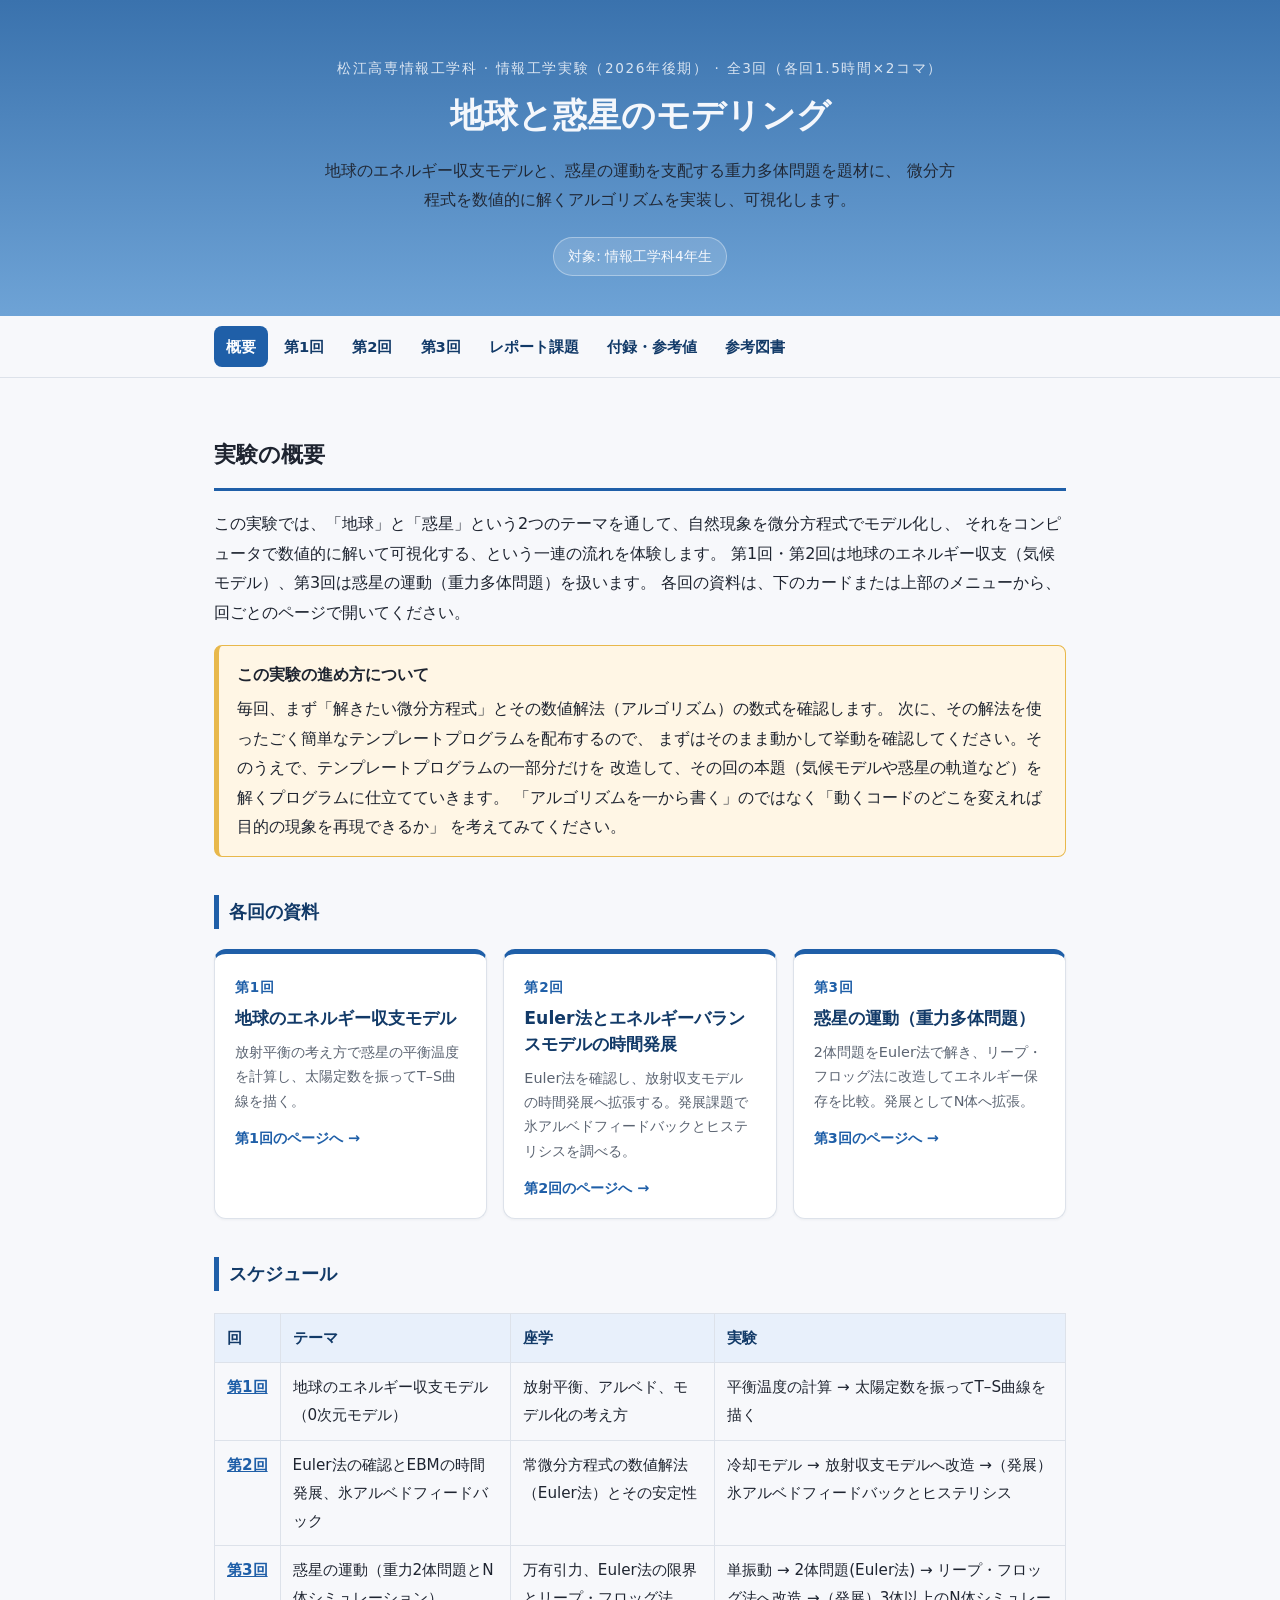
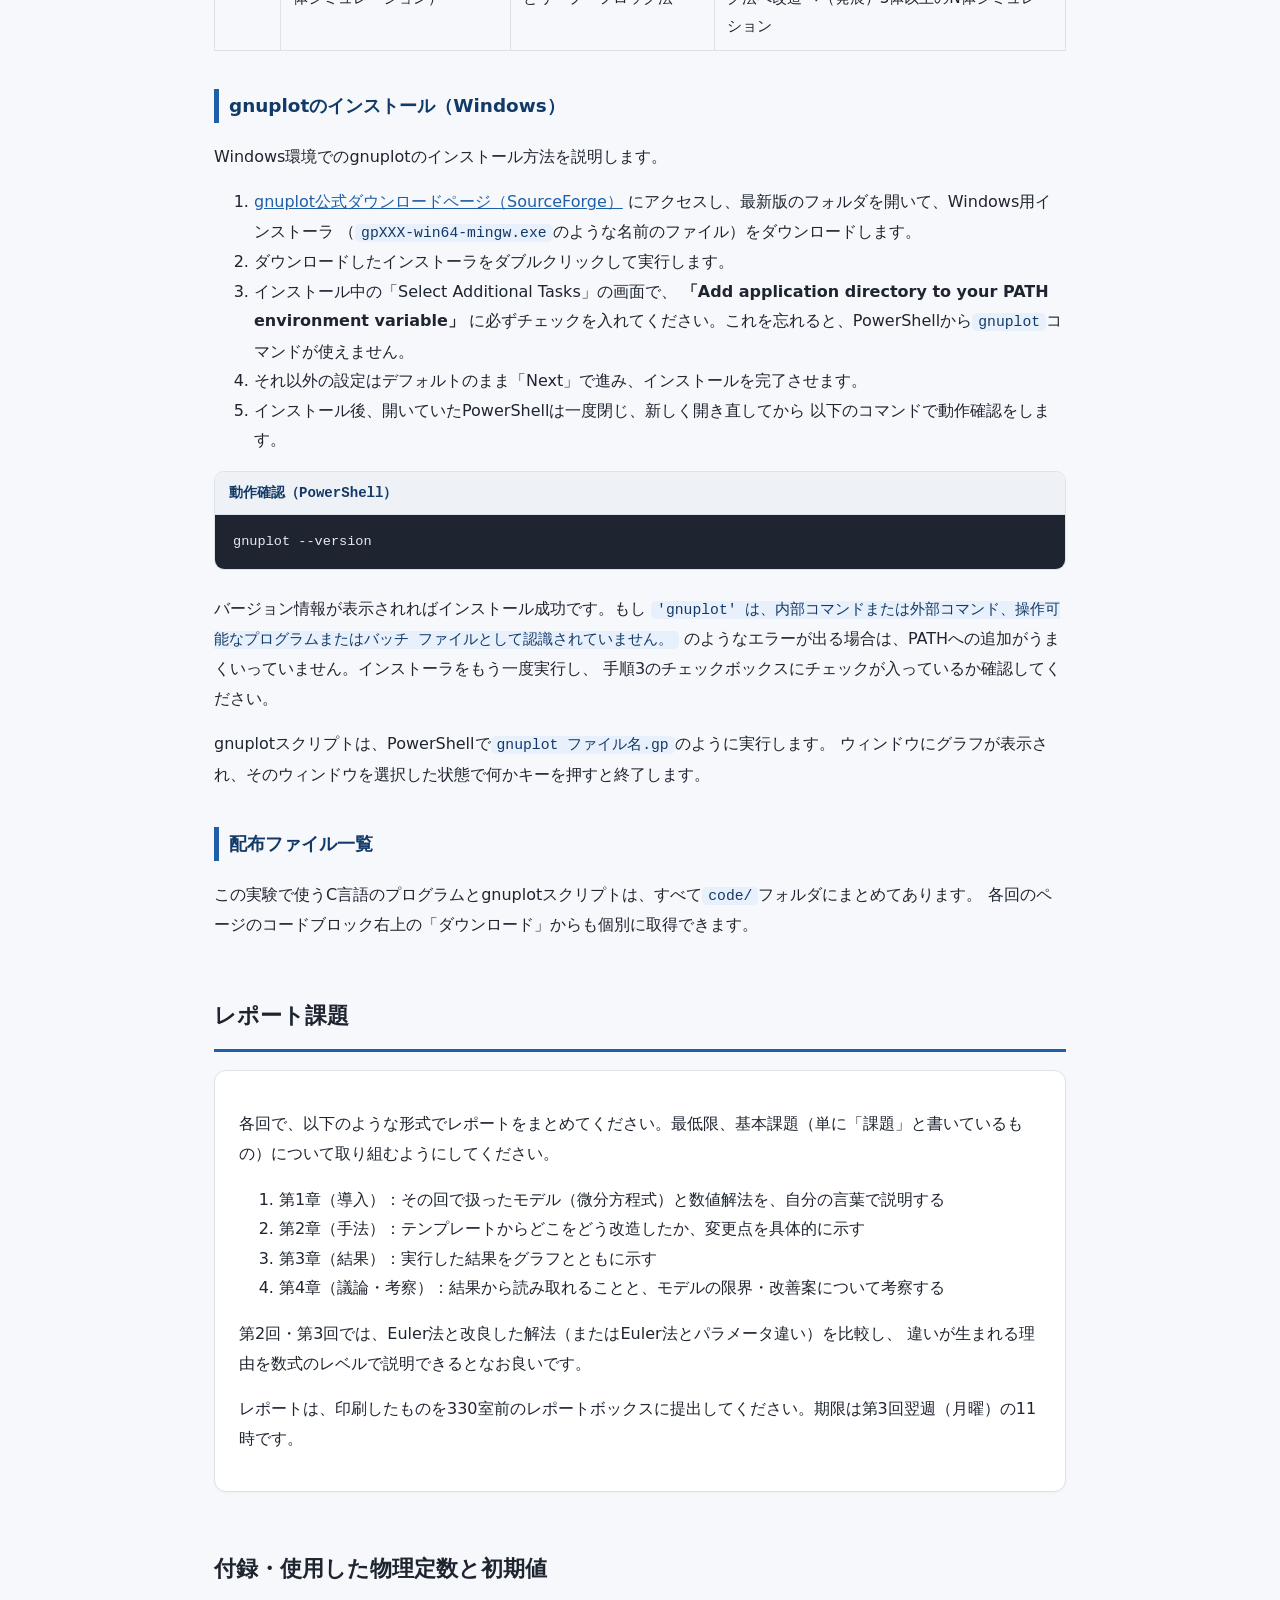
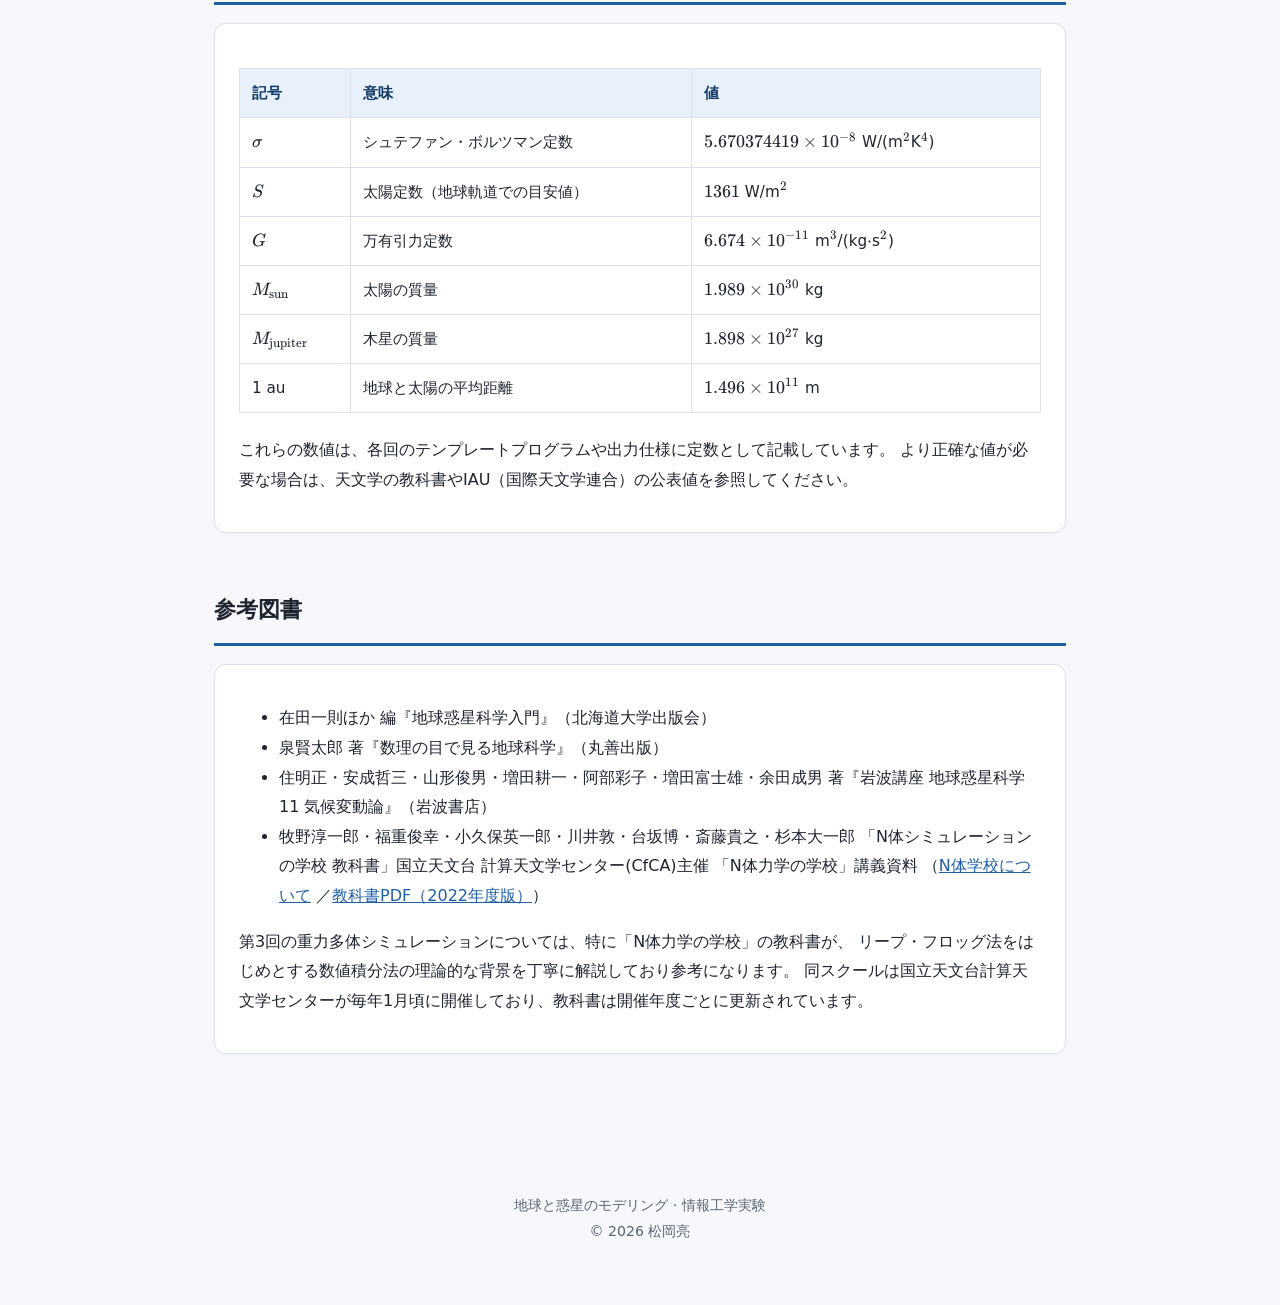
<file: index.html>
<!doctype html>
<html lang="ja">
<head>
<meta charset="UTF-8">
<meta name="viewport" content="width=device-width, initial-scale=1.0">
<title>地球と惑星のモデリング | 情報工学実験</title>
<meta name="description" content="情報工学科4年生向け「情報工学実験」全3回：地球と惑星のモデリング。数値シミュレーションと可視化。">
<link rel="stylesheet" href="style.css">
<link rel="stylesheet" href="vendor/katex/katex.min.css">
</head>
<body>

<header class="hero">
  <div class="kicker">松江高専情報工学科 &middot; 情報工学実験（2026年後期） &middot; 全3回（各回1.5時間&times;2コマ）</div>
  <h1>地球と惑星のモデリング</h1>
  <p class="lead">
    地球のエネルギー収支モデルと、惑星の運動を支配する重力多体問題を題材に、
    微分方程式を数値的に解くアルゴリズムを実装し、可視化します。
  </p>
  <div class="meta-badges">
    <span>対象: 情報工学科4年生</span>
  </div>
</header>

<nav class="toc">
  <ul>
    <li><a href="index.html" aria-current="page">概要</a></li>
    <li><a href="day1.html">第1回</a></li>
    <li><a href="day2.html">第2回</a></li>
    <li><a href="day3.html">第3回</a></li>
    <li><a href="index.html#report">レポート課題</a></li>
    <li><a href="index.html#reference">付録・参考値</a></li>
    <li><a href="index.html#books">参考図書</a></li>
  </ul>
</nav>

<div class="wrap">

<section id="overview" class="overview">
  <h2>実験の概要</h2>

  <p>
    この実験では、「地球」と「惑星」という2つのテーマを通して、自然現象を微分方程式でモデル化し、
    それをコンピュータで数値的に解いて可視化する、という一連の流れを体験します。
    第1回・第2回は地球のエネルギー収支（気候モデル）、第3回は惑星の運動（重力多体問題）を扱います。
    各回の資料は、下のカードまたは上部のメニューから、回ごとのページで開いてください。
  </p>

  <div class="point-box">
    <span class="label">この実験の進め方について</span>
    毎回、まず「解きたい微分方程式」とその数値解法（アルゴリズム）の数式を確認します。
    次に、その解法を使ったごく簡単なテンプレートプログラムを配布するので、
    まずはそのまま動かして挙動を確認してください。そのうえで、テンプレートプログラムの一部分だけを
    改造して、その回の本題（気候モデルや惑星の軌道など）を解くプログラムに仕立てていきます。
    「アルゴリズムを一から書く」のではなく「動くコードのどこを変えれば目的の現象を再現できるか」
    を考えてみてください。
  </div>

  <h3>各回の資料</h3>
  <div class="day-cards">
    <a class="day-card" href="day1.html">
      <span class="day-card-num">第1回</span>
      <span class="day-card-title">地球のエネルギー収支モデル</span>
      <span class="day-card-desc">放射平衡の考え方で惑星の平衡温度を計算し、太陽定数を振ってT–S曲線を描く。</span>
      <span class="day-card-go">第1回のページへ &rarr;</span>
    </a>
    <a class="day-card" href="day2.html">
      <span class="day-card-num">第2回</span>
      <span class="day-card-title">Euler法とエネルギーバランスモデルの時間発展</span>
      <span class="day-card-desc">Euler法を確認し、放射収支モデルの時間発展へ拡張する。発展課題で氷アルベドフィードバックとヒステリシスを調べる。</span>
      <span class="day-card-go">第2回のページへ &rarr;</span>
    </a>
    <a class="day-card" href="day3.html">
      <span class="day-card-num">第3回</span>
      <span class="day-card-title">惑星の運動（重力多体問題）</span>
      <span class="day-card-desc">2体問題をEuler法で解き、リープ・フロッグ法に改造してエネルギー保存を比較。発展としてN体へ拡張。</span>
      <span class="day-card-go">第3回のページへ &rarr;</span>
    </a>
  </div>

  <h3>スケジュール</h3>
  <table class="schedule">
    <tr>
      <th>回</th><th>テーマ</th><th>座学</th><th>実験</th>
    </tr>
    <tr>
      <td><a href="day1.html">第1回</a></td>
      <td>地球のエネルギー収支モデル（0次元モデル）</td>
      <td>放射平衡、アルベド、モデル化の考え方</td>
      <td>平衡温度の計算 &rarr; 太陽定数を振ってT–S曲線を描く</td>
    </tr>
    <tr>
      <td><a href="day2.html">第2回</a></td>
      <td>Euler法の確認とEBMの時間発展、氷アルベドフィードバック</td>
      <td>常微分方程式の数値解法（Euler法）とその安定性</td>
      <td>冷却モデル &rarr; 放射収支モデルへ改造 &rarr;（発展）氷アルベドフィードバックとヒステリシス</td>
    </tr>
    <tr>
      <td><a href="day3.html">第3回</a></td>
      <td>惑星の運動（重力2体問題とN体シミュレーション）</td>
      <td>万有引力、Euler法の限界とリープ・フロッグ法</td>
      <td>単振動 &rarr; 2体問題(Euler法) &rarr; リープ・フロッグ法へ改造 &rarr;（発展）3体以上のN体シミュレーション</td>
    </tr>
  </table>

  <h3>gnuplotのインストール（Windows）</h3>
  <p>
      Windows環境でのgnuplotのインストール方法を説明します。
  </p>
  <ol>
    <li>
      <a href="https://sourceforge.net/projects/gnuplot/files/gnuplot/" target="_blank" rel="noopener">gnuplot公式ダウンロードページ（SourceForge）</a>
      にアクセスし、最新版のフォルダを開いて、Windows用インストーラ
      （<code>gpXXX-win64-mingw.exe</code>のような名前のファイル）をダウンロードします。
    </li>
    <li>ダウンロードしたインストーラをダブルクリックして実行します。</li>
    <li>
      インストール中の「Select Additional Tasks」の画面で、
      <strong>「Add application directory to your PATH environment variable」</strong>
      に必ずチェックを入れてください。これを忘れると、PowerShellから<code>gnuplot</code>コマンドが使えません。
    </li>
    <li>それ以外の設定はデフォルトのまま「Next」で進み、インストールを完了させます。</li>
    <li>
      インストール後、開いていたPowerShellは一度閉じ、新しく開き直してから
      以下のコマンドで動作確認をします。
    </li>
  </ol>
  <div class="code-file">
    <div class="code-file-header"><code>動作確認（PowerShell）</code></div>
    <pre><code>gnuplot --version</code></pre>
  </div>
  <p>
    バージョン情報が表示されればインストール成功です。もし
    <code>'gnuplot' は、内部コマンドまたは外部コマンド、操作可能なプログラムまたはバッチ ファイルとして認識されていません。</code>
    のようなエラーが出る場合は、PATHへの追加がうまくいっていません。インストーラをもう一度実行し、
    手順3のチェックボックスにチェックが入っているか確認してください。
  </p>
  <p>
    gnuplotスクリプトは、PowerShellで<code>gnuplot ファイル名.gp</code>のように実行します。
    ウィンドウにグラフが表示され、そのウィンドウを選択した状態で何かキーを押すと終了します。
  </p>

  <h3>配布ファイル一覧</h3>
  <p>
    この実験で使うC言語のプログラムとgnuplotスクリプトは、すべて<code>code/</code>フォルダにまとめてあります。
    各回のページのコードブロック右上の「ダウンロード」からも個別に取得できます。
  </p>
</section>

<section id="report" class="reference">
  <h2>レポート課題</h2>
  <div class="card">
    <p>各回で、以下のような形式でレポートをまとめてください。最低限、基本課題（単に「課題」と書いているもの）について取り組むようにしてください。</p>
    <ol>
      <li>第1章（導入）：その回で扱ったモデル（微分方程式）と数値解法を、自分の言葉で説明する</li>
      <li>第2章（手法）：テンプレートからどこをどう改造したか、変更点を具体的に示す</li>
      <li>第3章（結果）：実行した結果をグラフとともに示す</li>
      <li>第4章（議論・考察）：結果から読み取れることと、モデルの限界・改善案について考察する</li>
    </ol>
    <p>
      第2回・第3回では、Euler法と改良した解法（またはEuler法とパラメータ違い）を比較し、
      違いが生まれる理由を数式のレベルで説明できるとなお良いです。
    </p>
    <p>
      レポートは、印刷したものを330室前のレポートボックスに提出してください。期限は第3回翌週（月曜）の11時です。
    </p>
  </div>
</section>

<section id="reference" class="reference">
  <h2>付録・使用した物理定数と初期値</h2>
  <div class="card">
    <table class="schedule">
      <tr><th>記号</th><th>意味</th><th>値</th></tr>
      <tr><td>$\sigma$</td><td>シュテファン・ボルツマン定数</td><td>$5.670374419\times10^{-8}$ W/(m$^2$K$^4$)</td></tr>
      <tr><td>$S$</td><td>太陽定数（地球軌道での目安値）</td><td>$1361$ W/m$^2$</td></tr>
      <tr><td>$G$</td><td>万有引力定数</td><td>$6.674\times10^{-11}$ m$^3$/(kg$\cdot$s$^2$)</td></tr>
      <tr><td>$M_{\text{sun}}$</td><td>太陽の質量</td><td>$1.989\times10^{30}$ kg</td></tr>
      <tr><td>$M_{\text{jupiter}}$</td><td>木星の質量</td><td>$1.898\times10^{27}$ kg</td></tr>
      <tr><td>1 au</td><td>地球と太陽の平均距離</td><td>$1.496\times10^{11}$ m</td></tr>
    </table>
    <p>
      これらの数値は、各回のテンプレートプログラムや出力仕様に定数として記載しています。
      より正確な値が必要な場合は、天文学の教科書やIAU（国際天文学連合）の公表値を参照してください。
    </p>
  </div>
</section>

<section id="books" class="reference">
  <h2>参考図書</h2>
  <div class="card">
    <ul>
      <li>在田一則ほか 編『地球惑星科学入門』（北海道大学出版会）</li>
      <li>泉賢太郎 著『数理の目で見る地球科学』（丸善出版）</li>
      <li>住明正・安成哲三・山形俊男・増田耕一・阿部彩子・増田富士雄・余田成男 著『岩波講座 地球惑星科学11 気候変動論』（岩波書店）</li>
      <li>
        牧野淳一郎・福重俊幸・小久保英一郎・川井敦・台坂博・斎藤貴之・杉本大一郎
        「N体シミュレーションの学校 教科書」国立天文台 計算天文学センター(CfCA)主催
        「N体力学の学校」講義資料
        （<a href="https://www.cfca.nao.ac.jp/content/n%E4%BD%93%E5%AD%A6%E6%A0%A1" target="_blank" rel="noopener">N体学校について</a>
        ／<a href="https://www.cfca.nao.ac.jp/files/nbody_note_fy2022v2.pdf" target="_blank" rel="noopener">教科書PDF（2022年度版）</a>）
      </li>
    </ul>
    <p>
      第3回の重力多体シミュレーションについては、特に「N体力学の学校」の教科書が、
      リープ・フロッグ法をはじめとする数値積分法の理論的な背景を丁寧に解説しており参考になります。
      同スクールは国立天文台計算天文学センターが毎年1月頃に開催しており、教科書は開催年度ごとに更新されています。
    </p>
  </div>
</section>

</div>

<footer>
  地球と惑星のモデリング &middot; 情報工学実験<br>
  &copy; 2026 松岡亮
</footer>

<script src="vendor/katex/katex.min.js"></script>
<script src="vendor/katex/auto-render.min.js"></script>
<script>
  document.addEventListener("DOMContentLoaded", function () {
    renderMathInElement(document.body, {
      delimiters: [
        { left: "$$", right: "$$", display: true },
        { left: "$", right: "$", display: false }
      ],
      throwOnError: false
    });
  });
</script>

</body>
</html>
</file>
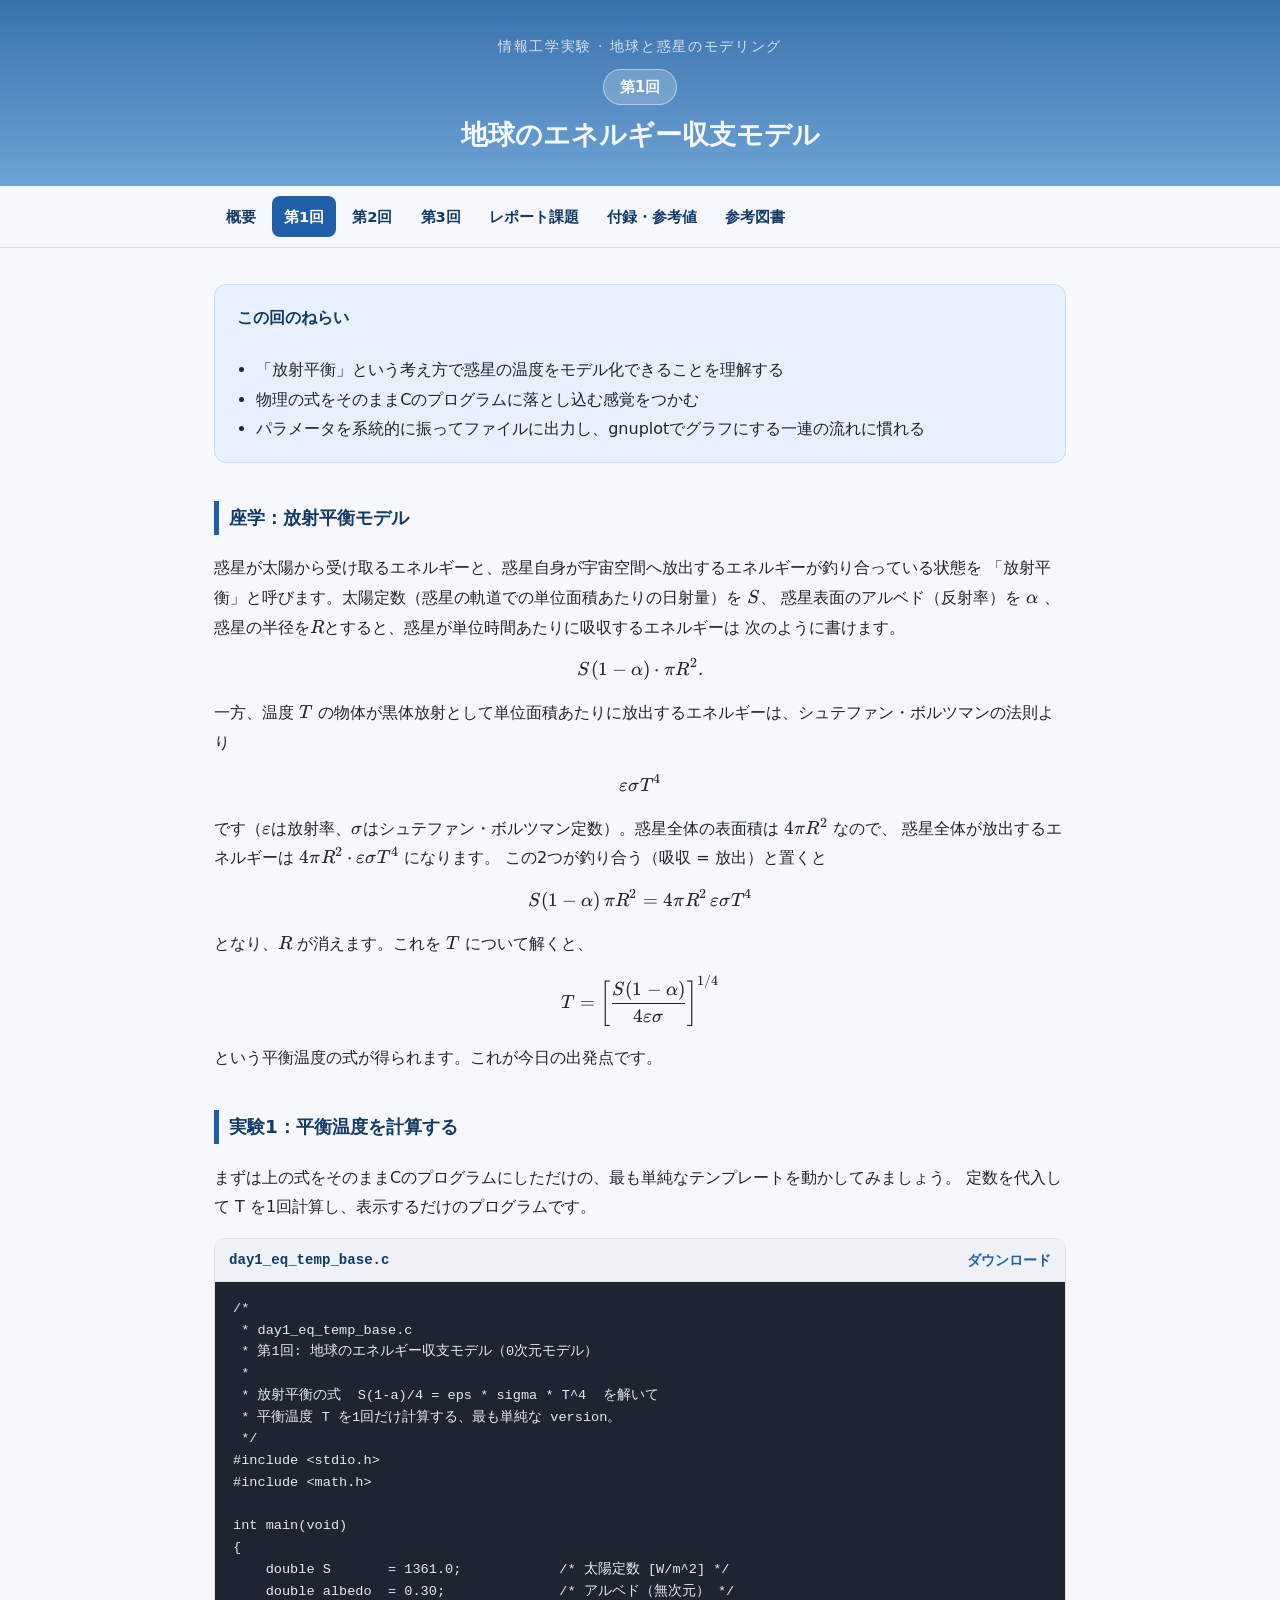
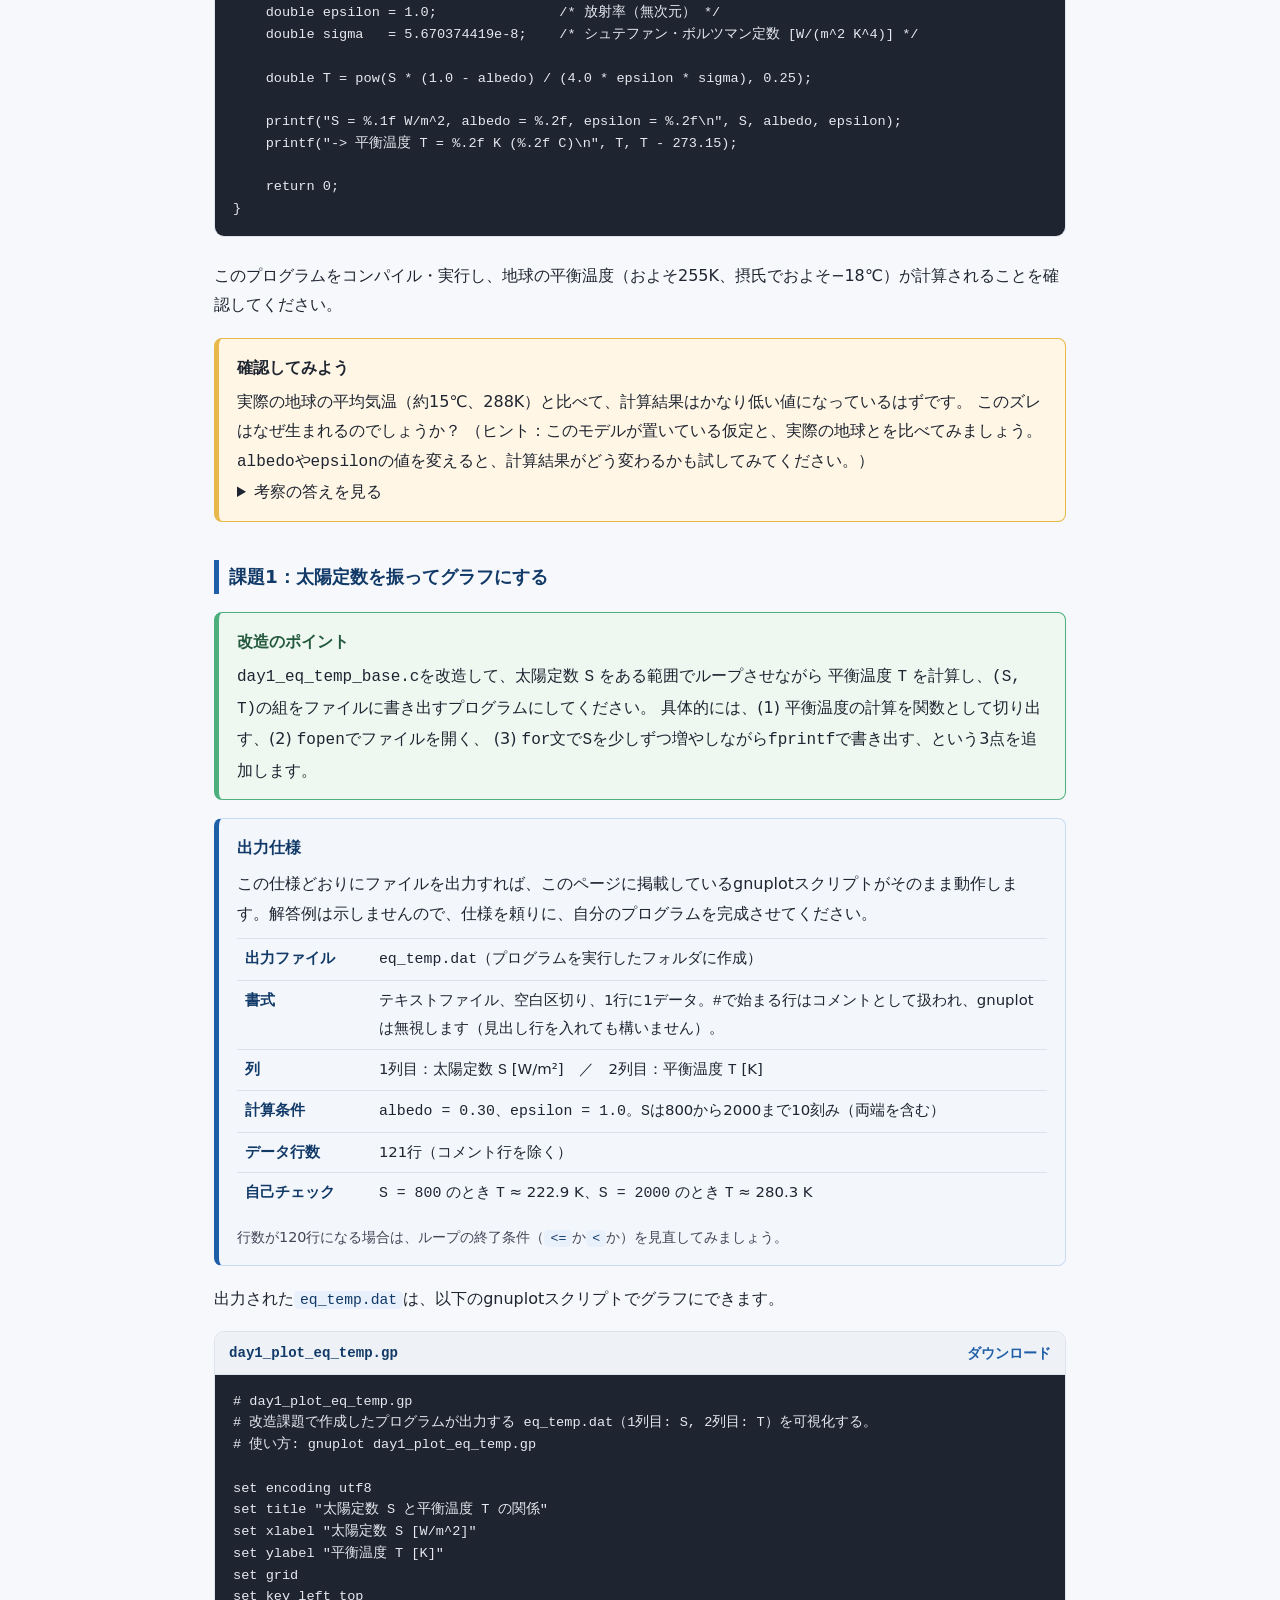
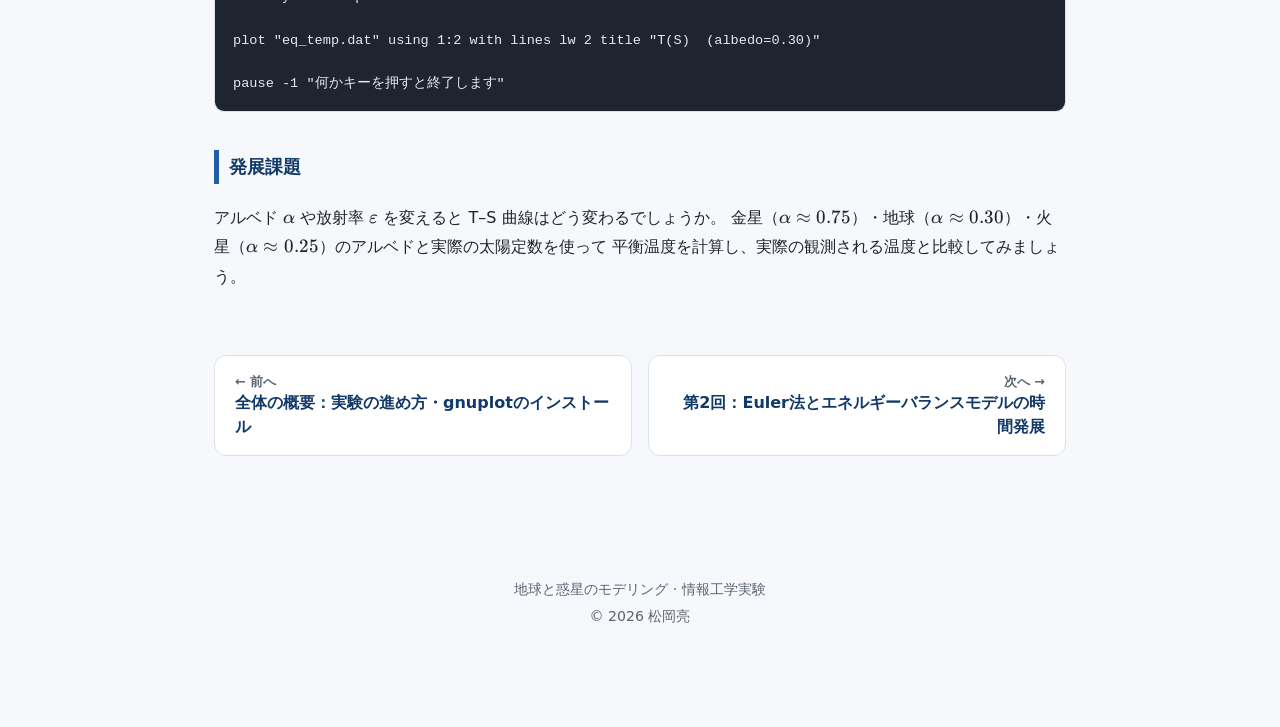
<file: day1.html>
<!doctype html>
<html lang="ja">
<head>
<meta charset="UTF-8">
<meta name="viewport" content="width=device-width, initial-scale=1.0">
<title>第1回 地球のエネルギー収支モデル | 地球と惑星のモデリング</title>
<meta name="description" content="第1回: 放射平衡の考え方で惑星の平衡温度を計算し、太陽定数を振ってT–S曲線を描く。">
<link rel="stylesheet" href="style.css">
<link rel="stylesheet" href="vendor/katex/katex.min.css">
</head>
<body>

<header class="hero hero-sm">
  <div class="kicker">情報工学実験 &middot; 地球と惑星のモデリング</div>
  <span class="day-badge">第1回</span>
  <h1>地球のエネルギー収支モデル</h1>
</header>

<nav class="toc">
  <ul>
    <li><a href="index.html">概要</a></li>
    <li><a href="day1.html" aria-current="page">第1回</a></li>
    <li><a href="day2.html">第2回</a></li>
    <li><a href="day3.html">第3回</a></li>
    <li><a href="index.html#report">レポート課題</a></li>
    <li><a href="index.html#reference">付録・参考値</a></li>
    <li><a href="index.html#books">参考図書</a></li>
  </ul>
</nav>

<div class="wrap">

<section class="day-page">
  <div class="goal-box">
    <h4>この回のねらい</h4>
    <ul>
      <li>「放射平衡」という考え方で惑星の温度をモデル化できることを理解する</li>
      <li>物理の式をそのままCのプログラムに落とし込む感覚をつかむ</li>
      <li>パラメータを系統的に振ってファイルに出力し、gnuplotでグラフにする一連の流れに慣れる</li>
    </ul>
  </div>

  <h3>座学：放射平衡モデル</h3>
  <p>
    惑星が太陽から受け取るエネルギーと、惑星自身が宇宙空間へ放出するエネルギーが釣り合っている状態を
    「放射平衡」と呼びます。太陽定数（惑星の軌道での単位面積あたりの日射量）を $S$、
    惑星表面のアルベド（反射率）を $\alpha$ 、惑星の半径を$R$とすると、惑星が単位時間あたりに吸収するエネルギーは
    次のように書けます。
  </p>
  <p>
    $$S(1-\alpha)\cdot \pi R^2.$$
  </p>
  <p>
    一方、温度 $T$ の物体が黒体放射として単位面積あたりに放出するエネルギーは、シュテファン・ボルツマンの法則より
  </p>
  <p>
    $$\varepsilon \sigma T^4$$
  </p>
  <p>
    です（$\varepsilon$は放射率、$\sigma$はシュテファン・ボルツマン定数）。惑星全体の表面積は $4\pi R^2$ なので、
    惑星全体が放出するエネルギーは $4\pi R^2\cdot\varepsilon\sigma T^4$ になります。
    この2つが釣り合う（吸収 = 放出）と置くと
  </p>
  <p>
    $$S(1-\alpha)\,\pi R^2 = 4\pi R^2\,\varepsilon\sigma T^4$$
  </p>
  <p>
    となり、$R$ が消えます。これを $T$ について解くと、
  </p>
  <p>
    $$T = \left[\frac{S(1-\alpha)}{4\varepsilon\sigma}\right]^{1/4}$$
  </p>
  <p>
    という平衡温度の式が得られます。これが今日の出発点です。
  </p>

  <h3>実験1：平衡温度を計算する</h3>
  <p>
    まずは上の式をそのままCのプログラムにしただけの、最も単純なテンプレートを動かしてみましょう。
    定数を代入して T を1回計算し、表示するだけのプログラムです。
  </p>

  <div class="code-file">
    <div class="code-file-header">
      <code>day1_eq_temp_base.c</code>
      <a href="code/day1_eq_temp_base.c" download>ダウンロード</a>
    </div>
    <pre><code>/*
 * day1_eq_temp_base.c
 * 第1回: 地球のエネルギー収支モデル（0次元モデル）
 *
 * 放射平衡の式  S(1-a)/4 = eps * sigma * T^4  を解いて
 * 平衡温度 T を1回だけ計算する、最も単純な version。
 */
#include &lt;stdio.h&gt;
#include &lt;math.h&gt;

int main(void)
{
    double S       = 1361.0;            /* 太陽定数 [W/m^2] */
    double albedo  = 0.30;              /* アルベド（無次元） */
    double epsilon = 1.0;               /* 放射率（無次元） */
    double sigma   = 5.670374419e-8;    /* シュテファン・ボルツマン定数 [W/(m^2 K^4)] */

    double T = pow(S * (1.0 - albedo) / (4.0 * epsilon * sigma), 0.25);

    printf(&quot;S = %.1f W/m^2, albedo = %.2f, epsilon = %.2f\n&quot;, S, albedo, epsilon);
    printf(&quot;-&gt; 平衡温度 T = %.2f K (%.2f C)\n&quot;, T, T - 273.15);

    return 0;
}
</code></pre>
  </div>

  <p>このプログラムをコンパイル・実行し、地球の平衡温度（およそ255K、摂氏でおよそ&minus;18℃）が計算されることを確認してください。</p>

  <div class="point-box">
    <span class="label">確認してみよう</span>
    実際の地球の平均気温（約15℃、288K）と比べて、計算結果はかなり低い値になっているはずです。
    このズレはなぜ生まれるのでしょうか？
    （ヒント：このモデルが置いている仮定と、実際の地球とを比べてみましょう。
    <code>albedo</code>や<code>epsilon</code>の値を変えると、計算結果がどう変わるかも試してみてください。）
    <details>
      <summary>考察の答えを見る</summary>
      このモデルには大気の温室効果が入っていません。<code>epsilon</code>を1より小さくすると
      温室効果を簡易的に表現でき、計算結果が実際の気温に近づきます。
    </details>
  </div>

  <h3>課題1：太陽定数を振ってグラフにする</h3>
  <div class="task-box">
    <span class="label">改造のポイント</span>
    <code>day1_eq_temp_base.c</code>を改造して、太陽定数 <code>S</code> をある範囲でループさせながら
    平衡温度 <code>T</code> を計算し、<code>(S, T)</code>の組をファイルに書き出すプログラムにしてください。
    具体的には、(1) 平衡温度の計算を関数として切り出す、(2) <code>fopen</code>でファイルを開く、
    (3) <code>for</code>文で<code>S</code>を少しずつ増やしながら<code>fprintf</code>で書き出す、という3点を追加します。
  </div>

  <div class="spec-box">
    <span class="label">出力仕様</span>
    <p>この仕様どおりにファイルを出力すれば、このページに掲載しているgnuplotスクリプトがそのまま動作します。解答例は示しませんので、仕様を頼りに、自分のプログラムを完成させてください。</p>
    <table>
      <tbody>
        <tr><th>出力ファイル</th><td><code>eq_temp.dat</code>（プログラムを実行したフォルダに作成）</td></tr>
        <tr><th>書式</th><td>テキストファイル、空白区切り、1行に1データ。<code>#</code>で始まる行はコメントとして扱われ、gnuplotは無視します（見出し行を入れても構いません）。</td></tr>
        <tr><th>列</th><td>1列目：太陽定数 <code>S</code> [W/m²]　／　2列目：平衡温度 <code>T</code> [K]</td></tr>
        <tr><th>計算条件</th><td><code>albedo = 0.30</code>、<code>epsilon = 1.0</code>。<code>S</code>は800から2000まで10刻み（両端を含む）</td></tr>
        <tr><th>データ行数</th><td>121行（コメント行を除く）</td></tr>
        <tr><th>自己チェック</th><td><code>S = 800</code> のとき <code>T</code> &asymp; 222.9 K、<code>S = 2000</code> のとき <code>T</code> &asymp; 280.3 K</td></tr>
      </tbody>
    </table>
    <p class="spec-note">行数が120行になる場合は、ループの終了条件（<code>&lt;=</code>か<code>&lt;</code>か）を見直してみましょう。</p>
  </div>

  <p>出力された<code>eq_temp.dat</code>は、以下のgnuplotスクリプトでグラフにできます。</p>
  <div class="code-file">
    <div class="code-file-header">
      <code>day1_plot_eq_temp.gp</code>
      <a href="code/day1_plot_eq_temp.gp" download>ダウンロード</a>
    </div>
    <pre><code># day1_plot_eq_temp.gp
# 改造課題で作成したプログラムが出力する eq_temp.dat（1列目: S, 2列目: T）を可視化する。
# 使い方: gnuplot day1_plot_eq_temp.gp

set encoding utf8
set title &quot;太陽定数 S と平衡温度 T の関係&quot;
set xlabel &quot;太陽定数 S [W/m^2]&quot;
set ylabel &quot;平衡温度 T [K]&quot;
set grid
set key left top

plot &quot;eq_temp.dat&quot; using 1:2 with lines lw 2 title &quot;T(S)  (albedo=0.30)&quot;

pause -1 &quot;何かキーを押すと終了します&quot;
</code></pre>
  </div>

  <h3>発展課題</h3>
  <p>
    アルベド $\alpha$ や放射率 $\varepsilon$ を変えると T–S 曲線はどう変わるでしょうか。
    金星（$\alpha \approx 0.75$）・地球（$\alpha \approx 0.30$）・火星（$\alpha \approx 0.25$）のアルベドと実際の太陽定数を使って
    平衡温度を計算し、実際の観測される温度と比較してみましょう。
  </p>
</section>
<div class="pager">
  <a class="prev" href="index.html"><span class="pager-label">&larr; 前へ</span>全体の概要：実験の進め方・gnuplotのインストール</a>
  <a class="next" href="day2.html"><span class="pager-label">次へ &rarr;</span>第2回：Euler法とエネルギーバランスモデルの時間発展</a>
</div>
</div>

<footer>
  地球と惑星のモデリング &middot; 情報工学実験<br>
  &copy; 2026 松岡亮
</footer>

<script src="vendor/katex/katex.min.js"></script>
<script src="vendor/katex/auto-render.min.js"></script>
<script>
  document.addEventListener("DOMContentLoaded", function () {
    renderMathInElement(document.body, {
      delimiters: [
        { left: "$$", right: "$$", display: true },
        { left: "$", right: "$", display: false }
      ],
      throwOnError: false
    });
  });
</script>

</body>
</html>
</file>
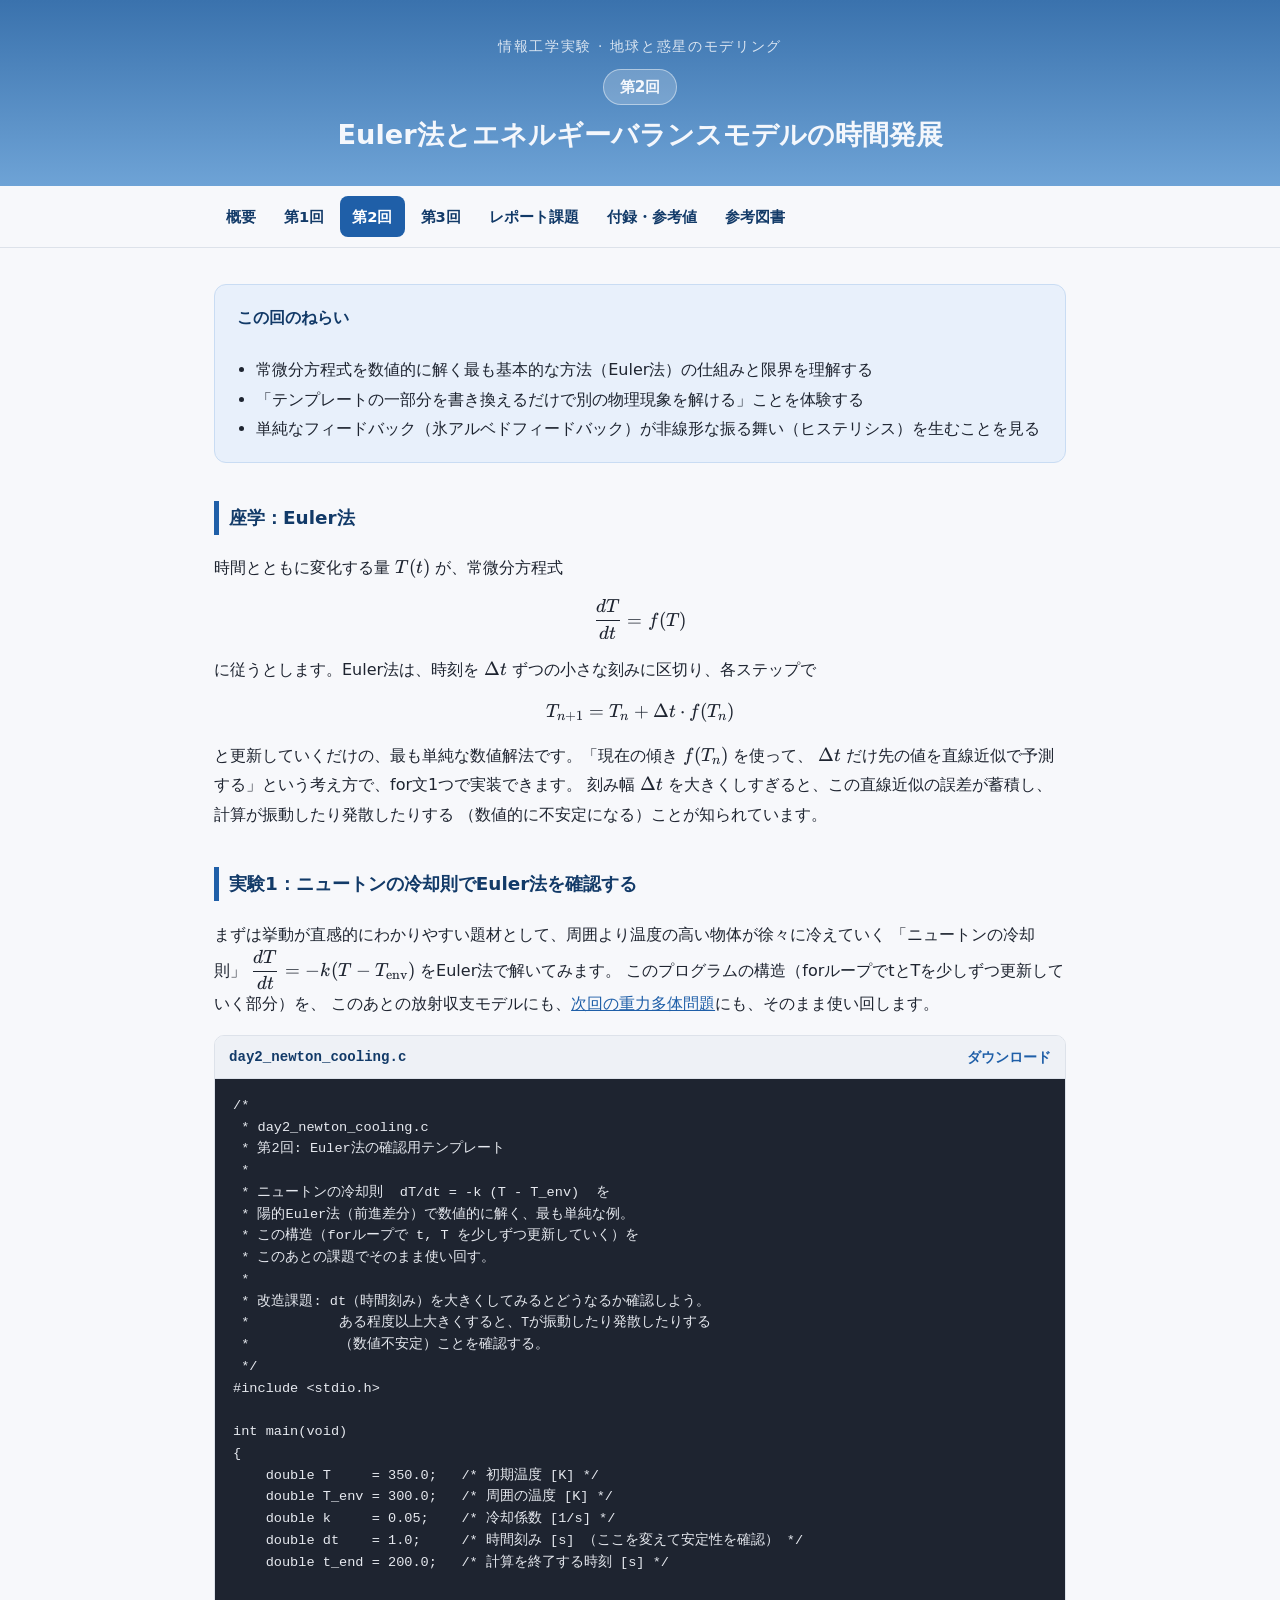
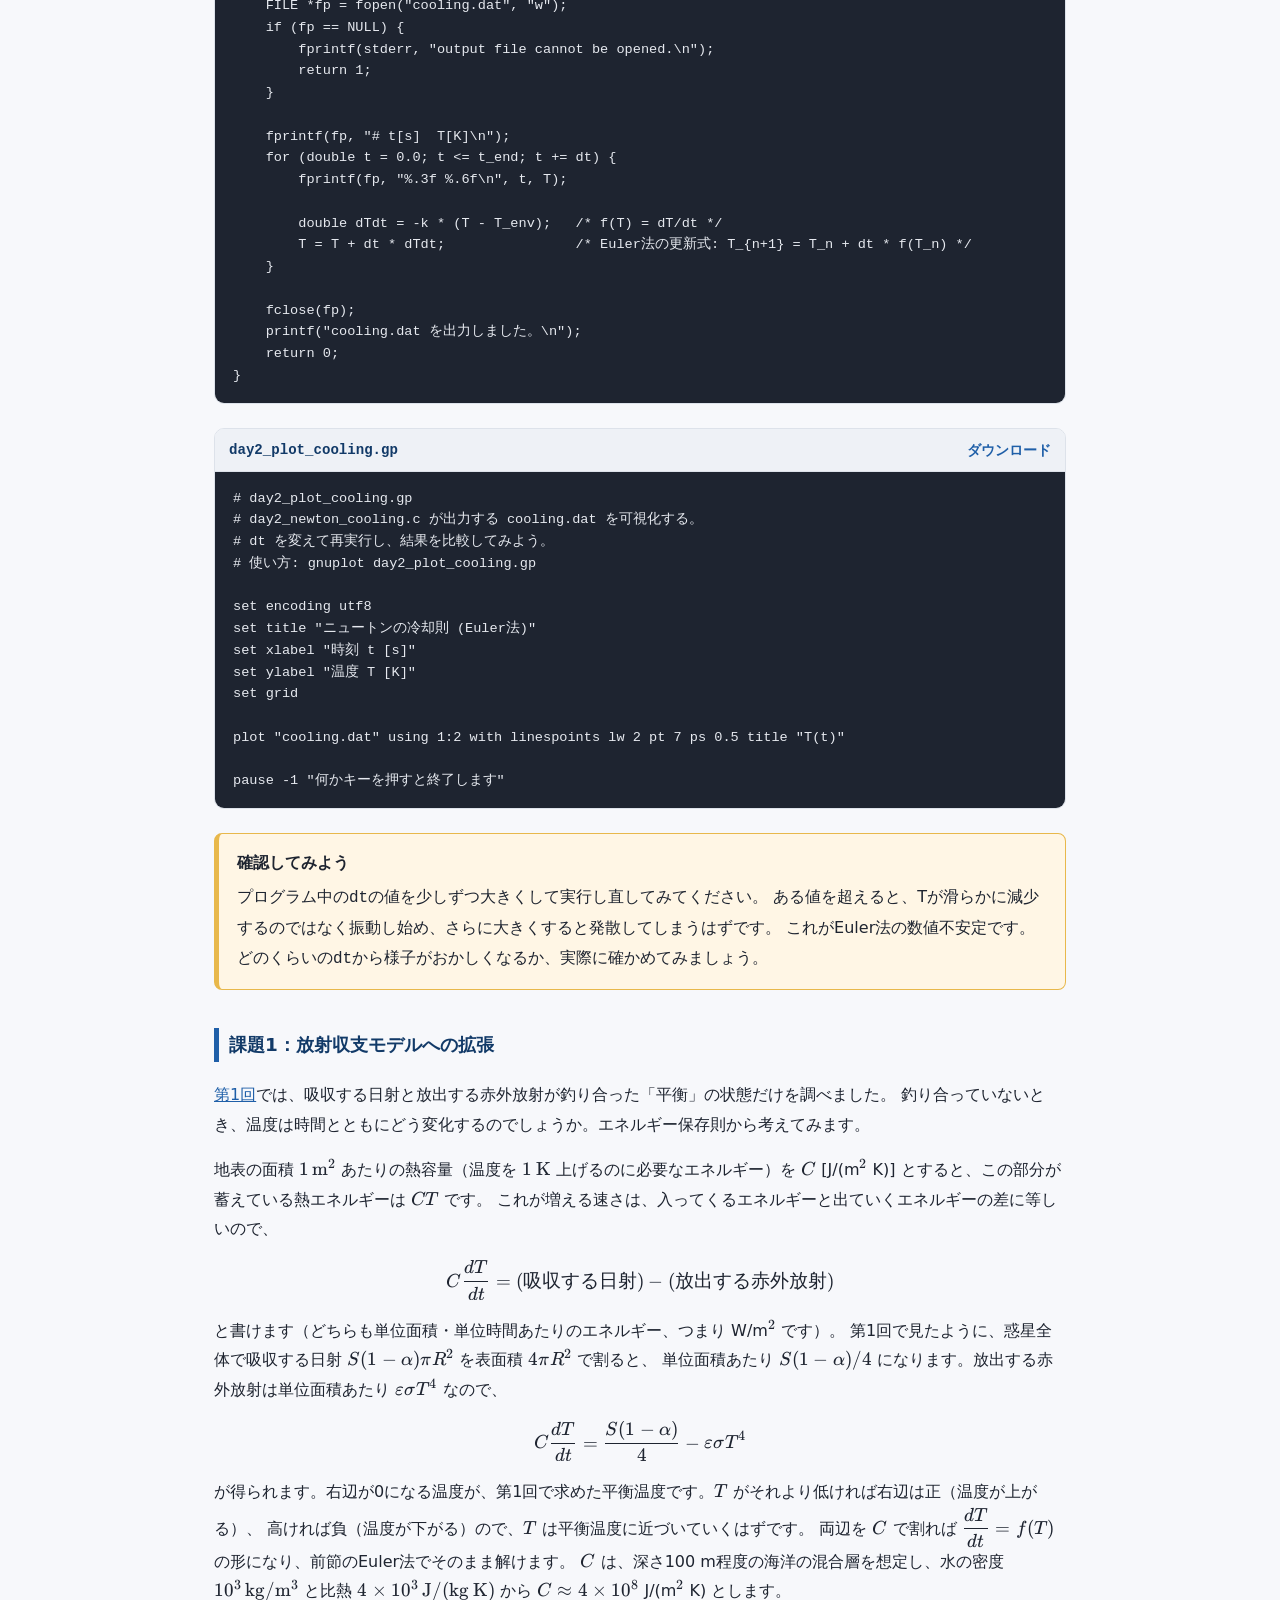
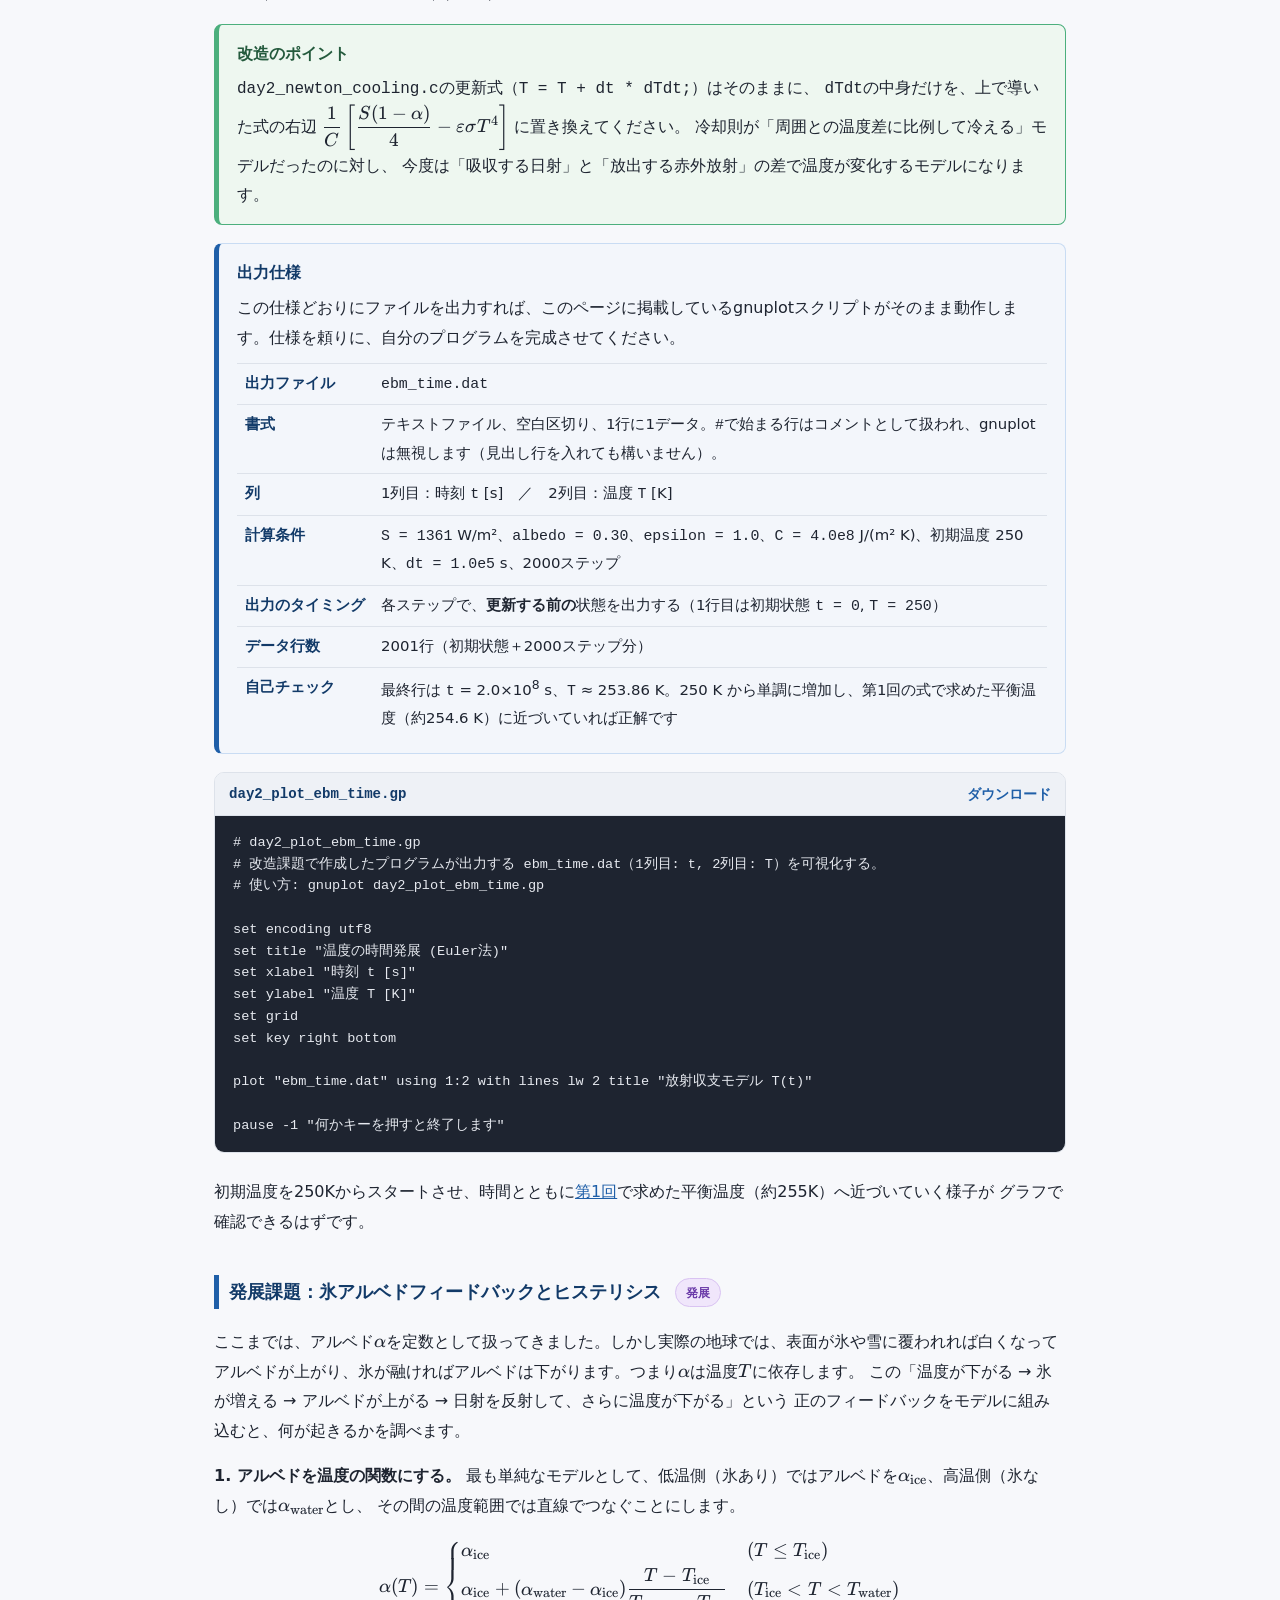
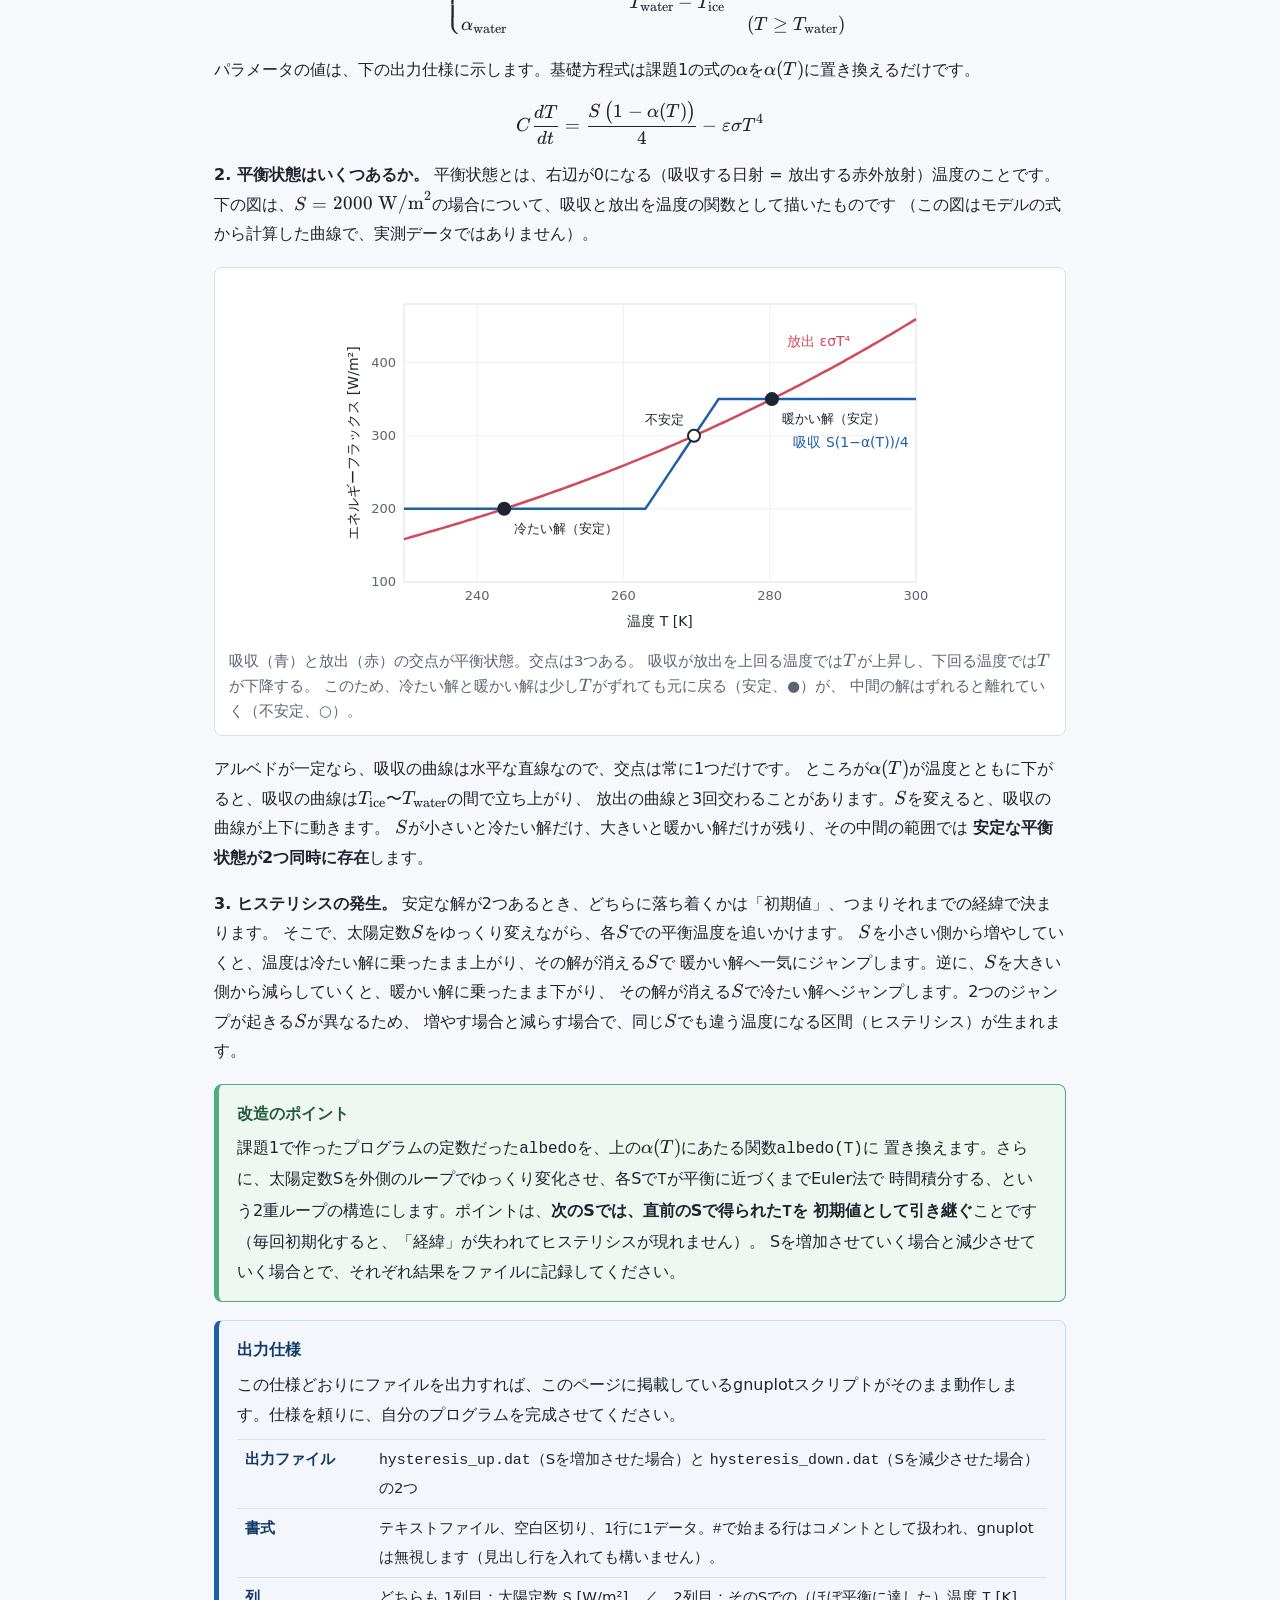
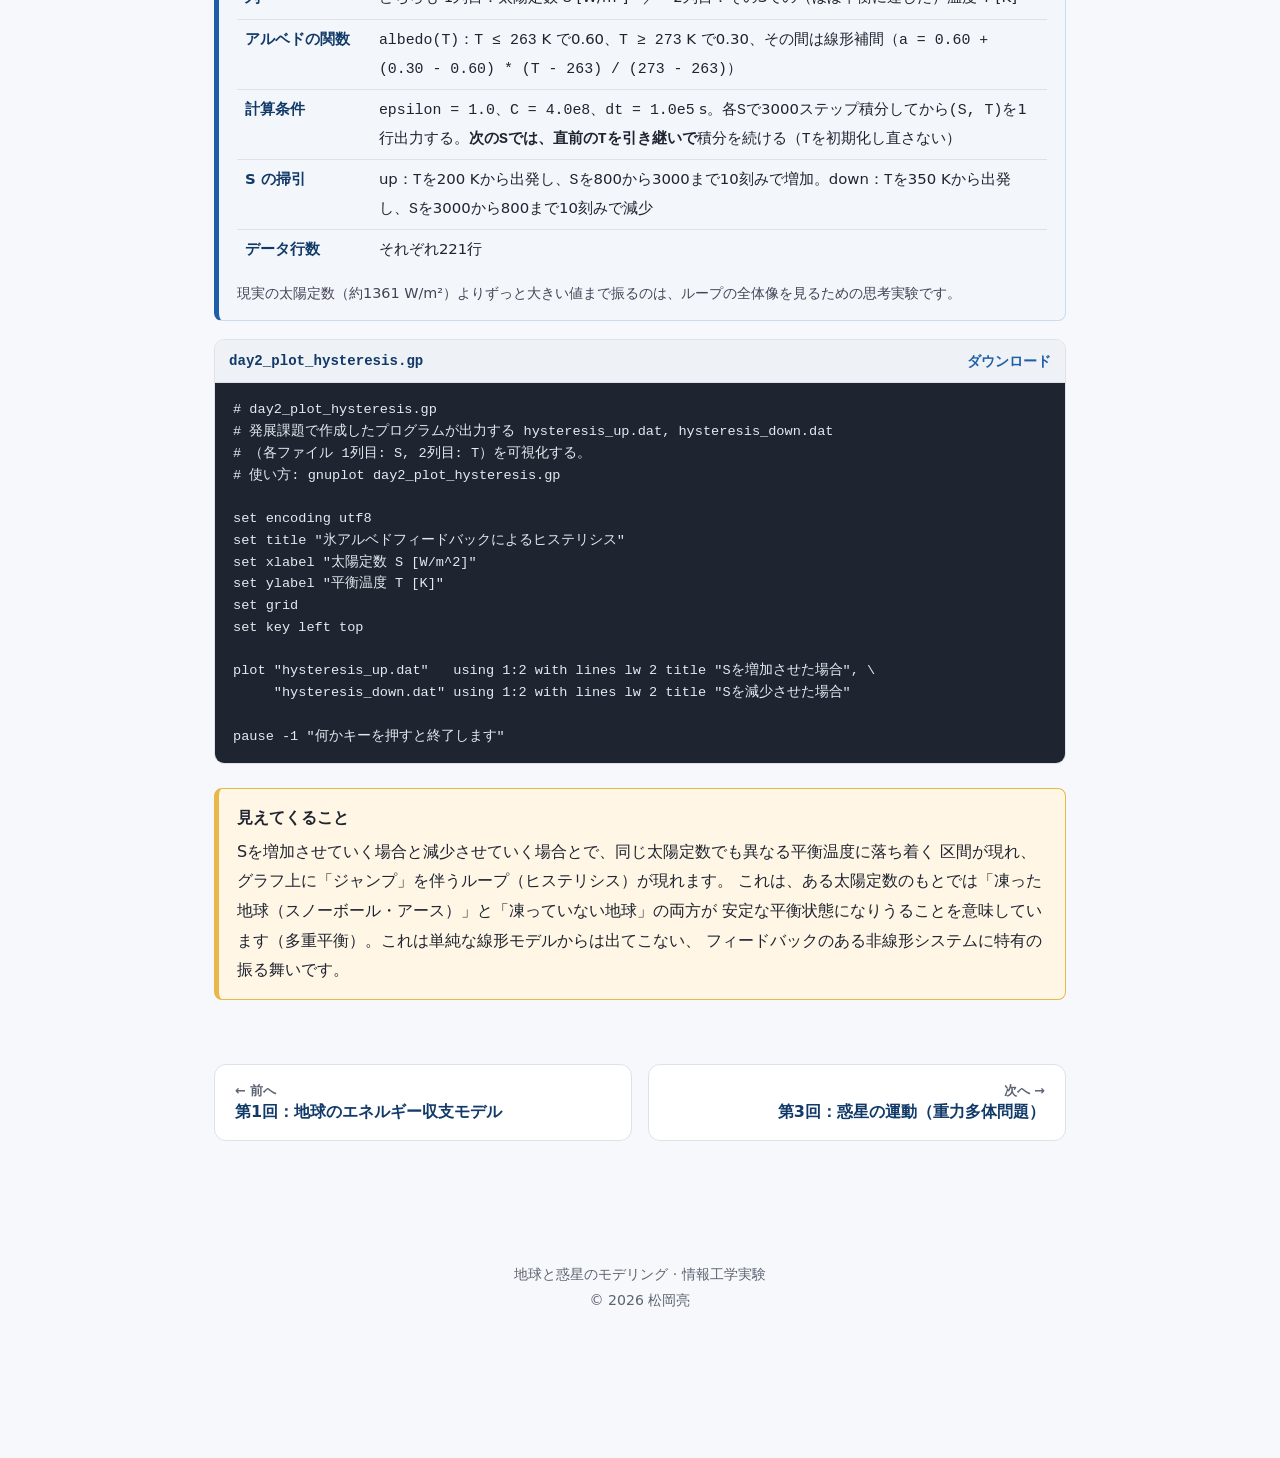
<file: day2.html>
<!doctype html>
<html lang="ja">
<head>
<meta charset="UTF-8">
<meta name="viewport" content="width=device-width, initial-scale=1.0">
<title>第2回 Euler法とエネルギーバランスモデルの時間発展 | 地球と惑星のモデリング</title>
<meta name="description" content="第2回: Euler法を確認し、放射収支モデルの時間発展と氷アルベドフィードバック（ヒステリシス）を調べる。">
<link rel="stylesheet" href="style.css">
<link rel="stylesheet" href="vendor/katex/katex.min.css">
</head>
<body>

<header class="hero hero-sm">
  <div class="kicker">情報工学実験 &middot; 地球と惑星のモデリング</div>
  <span class="day-badge">第2回</span>
  <h1>Euler法とエネルギーバランスモデルの時間発展</h1>
</header>

<nav class="toc">
  <ul>
    <li><a href="index.html">概要</a></li>
    <li><a href="day1.html">第1回</a></li>
    <li><a href="day2.html" aria-current="page">第2回</a></li>
    <li><a href="day3.html">第3回</a></li>
    <li><a href="index.html#report">レポート課題</a></li>
    <li><a href="index.html#reference">付録・参考値</a></li>
    <li><a href="index.html#books">参考図書</a></li>
  </ul>
</nav>

<div class="wrap">

<section class="day-page">
  <div class="goal-box">
    <h4>この回のねらい</h4>
    <ul>
      <li>常微分方程式を数値的に解く最も基本的な方法（Euler法）の仕組みと限界を理解する</li>
      <li>「テンプレートの一部分を書き換えるだけで別の物理現象を解ける」ことを体験する</li>
      <li>単純なフィードバック（氷アルベドフィードバック）が非線形な振る舞い（ヒステリシス）を生むことを見る</li>
    </ul>
  </div>

  <h3>座学：Euler法</h3>
  <p>
    時間とともに変化する量 $T(t)$ が、常微分方程式
  </p>
  <p>$$\frac{dT}{dt} = f(T)$$</p>
  <p>
    に従うとします。Euler法は、時刻を $\Delta t$ ずつの小さな刻みに区切り、各ステップで
  </p>
  <p>
    $$T_{n+1} = T_n + \Delta t \cdot f(T_n)$$
  </p>
  <p>
    と更新していくだけの、最も単純な数値解法です。「現在の傾き $f(T_n)$ を使って、
    $\Delta t$ だけ先の値を直線近似で予測する」という考え方で、for文1つで実装できます。
    刻み幅 $\Delta t$ を大きくしすぎると、この直線近似の誤差が蓄積し、計算が振動したり発散したりする
    （数値的に不安定になる）ことが知られています。
  </p>

  <h3>実験1：ニュートンの冷却則でEuler法を確認する</h3>
  <p>
    まずは挙動が直感的にわかりやすい題材として、周囲より温度の高い物体が徐々に冷えていく
    「ニュートンの冷却則」 $\dfrac{dT}{dt} = -k(T - T_{\text{env}})$ をEuler法で解いてみます。
    このプログラムの構造（forループでtとTを少しずつ更新していく部分）を、
    このあとの放射収支モデルにも、<a href="day3.html">次回の重力多体問題</a>にも、そのまま使い回します。
  </p>

  <div class="code-file">
    <div class="code-file-header">
      <code>day2_newton_cooling.c</code>
      <a href="code/day2_newton_cooling.c" download>ダウンロード</a>
    </div>
    <pre><code>/*
 * day2_newton_cooling.c
 * 第2回: Euler法の確認用テンプレート
 *
 * ニュートンの冷却則  dT/dt = -k (T - T_env)  を
 * 陽的Euler法（前進差分）で数値的に解く、最も単純な例。
 * この構造（forループで t, T を少しずつ更新していく）を
 * このあとの課題でそのまま使い回す。
 *
 * 改造課題: dt（時間刻み）を大きくしてみるとどうなるか確認しよう。
 *           ある程度以上大きくすると、Tが振動したり発散したりする
 *           （数値不安定）ことを確認する。
 */
#include &lt;stdio.h&gt;

int main(void)
{
    double T     = 350.0;   /* 初期温度 [K] */
    double T_env = 300.0;   /* 周囲の温度 [K] */
    double k     = 0.05;    /* 冷却係数 [1/s] */
    double dt    = 1.0;     /* 時間刻み [s] （ここを変えて安定性を確認） */
    double t_end = 200.0;   /* 計算を終了する時刻 [s] */

    FILE *fp = fopen(&quot;cooling.dat&quot;, &quot;w&quot;);
    if (fp == NULL) {
        fprintf(stderr, &quot;output file cannot be opened.\n&quot;);
        return 1;
    }

    fprintf(fp, &quot;# t[s]  T[K]\n&quot;);
    for (double t = 0.0; t &lt;= t_end; t += dt) {
        fprintf(fp, &quot;%.3f %.6f\n&quot;, t, T);

        double dTdt = -k * (T - T_env);   /* f(T) = dT/dt */
        T = T + dt * dTdt;                /* Euler法の更新式: T_{n+1} = T_n + dt * f(T_n) */
    }

    fclose(fp);
    printf(&quot;cooling.dat を出力しました。\n&quot;);
    return 0;
}
</code></pre>
  </div>

  <div class="code-file">
    <div class="code-file-header">
      <code>day2_plot_cooling.gp</code>
      <a href="code/day2_plot_cooling.gp" download>ダウンロード</a>
    </div>
    <pre><code># day2_plot_cooling.gp
# day2_newton_cooling.c が出力する cooling.dat を可視化する。
# dt を変えて再実行し、結果を比較してみよう。
# 使い方: gnuplot day2_plot_cooling.gp

set encoding utf8
set title &quot;ニュートンの冷却則 (Euler法)&quot;
set xlabel &quot;時刻 t [s]&quot;
set ylabel &quot;温度 T [K]&quot;
set grid

plot &quot;cooling.dat&quot; using 1:2 with linespoints lw 2 pt 7 ps 0.5 title &quot;T(t)&quot;

pause -1 &quot;何かキーを押すと終了します&quot;
</code></pre>
  </div>

  <div class="point-box">
    <span class="label">確認してみよう</span>
    プログラム中の<code>dt</code>の値を少しずつ大きくして実行し直してみてください。
    ある値を超えると、Tが滑らかに減少するのではなく振動し始め、さらに大きくすると発散してしまうはずです。
    これがEuler法の数値不安定です。どのくらいの<code>dt</code>から様子がおかしくなるか、実際に確かめてみましょう。
  </div>

  <h3>課題1：放射収支モデルへの拡張</h3>
  <p>
    <a href="day1.html">第1回</a>では、吸収する日射と放出する赤外放射が釣り合った「平衡」の状態だけを調べました。
    釣り合っていないとき、温度は時間とともにどう変化するのでしょうか。エネルギー保存則から考えてみます。
  </p>
  <p>
    地表の面積 $1\,\mathrm{m}^2$ あたりの熱容量（温度を $1\,\mathrm{K}$ 上げるのに必要なエネルギー）を
    $C$ [J/(m$^2$ K)] とすると、この部分が蓄えている熱エネルギーは $CT$ です。
    これが増える速さは、入ってくるエネルギーと出ていくエネルギーの差に等しいので、
  </p>
  <p>
    $$C\frac{dT}{dt} = (\text{吸収する日射}) - (\text{放出する赤外放射})$$
  </p>
  <p>
    と書けます（どちらも単位面積・単位時間あたりのエネルギー、つまり W/m$^2$ です）。
    第1回で見たように、惑星全体で吸収する日射 $S(1-\alpha)\pi R^2$ を表面積 $4\pi R^2$ で割ると、
    単位面積あたり $S(1-\alpha)/4$ になります。放出する赤外放射は単位面積あたり $\varepsilon\sigma T^4$ なので、
  </p>
  <p>
    $$C\frac{dT}{dt} = \frac{S(1-\alpha)}{4} - \varepsilon\sigma T^4$$
  </p>
  <p>
    が得られます。右辺が0になる温度が、第1回で求めた平衡温度です。$T$ がそれより低ければ右辺は正（温度が上がる）、
    高ければ負（温度が下がる）ので、$T$ は平衡温度に近づいていくはずです。
    両辺を $C$ で割れば $\dfrac{dT}{dt} = f(T)$ の形になり、前節のEuler法でそのまま解けます。
    $C$ は、深さ100 m程度の海洋の混合層を想定し、水の密度 $10^3\,\mathrm{kg/m^3}$ と比熱 $4\times10^3\,\mathrm{J/(kg\,K)}$ から
    $C \approx 4\times10^{8}$ J/(m$^2$ K) とします。
  </p>
  <div class="task-box">
    <span class="label">改造のポイント</span>
    <code>day2_newton_cooling.c</code>の更新式（<code>T = T + dt * dTdt;</code>）はそのままに、
    <code>dTdt</code>の中身だけを、上で導いた式の右辺
    $\dfrac{1}{C}\left[\dfrac{S(1-\alpha)}{4} - \varepsilon\sigma T^4\right]$ に置き換えてください。
    冷却則が「周囲との温度差に比例して冷える」モデルだったのに対し、
    今度は「吸収する日射」と「放出する赤外放射」の差で温度が変化するモデルになります。
  </div>
  
  <div class="spec-box">
    <span class="label">出力仕様</span>
    <p>この仕様どおりにファイルを出力すれば、このページに掲載しているgnuplotスクリプトがそのまま動作します。仕様を頼りに、自分のプログラムを完成させてください。</p>
    <table>
      <tbody>
        <tr><th>出力ファイル</th><td><code>ebm_time.dat</code></td></tr>
        <tr><th>書式</th><td>テキストファイル、空白区切り、1行に1データ。<code>#</code>で始まる行はコメントとして扱われ、gnuplotは無視します（見出し行を入れても構いません）。</td></tr>
        <tr><th>列</th><td>1列目：時刻 <code>t</code> [s]　／　2列目：温度 <code>T</code> [K]</td></tr>
        <tr><th>計算条件</th><td><code>S = 1361</code> W/m²、<code>albedo = 0.30</code>、<code>epsilon = 1.0</code>、<code>C = 4.0e8</code> J/(m² K)、初期温度 250 K、<code>dt = 1.0e5</code> s、2000ステップ</td></tr>
        <tr><th>出力のタイミング</th><td>各ステップで、<strong>更新する前の</strong>状態を出力する（1行目は初期状態 <code>t = 0</code>, <code>T = 250</code>）</td></tr>
        <tr><th>データ行数</th><td>2001行（初期状態＋2000ステップ分）</td></tr>
        <tr><th>自己チェック</th><td>最終行は <code>t</code> = 2.0&times;10<sup>8</sup> s、<code>T</code> &asymp; 253.86 K。250 K から単調に増加し、第1回の式で求めた平衡温度（約254.6 K）に近づいていれば正解です</td></tr>
      </tbody>
    </table>
  </div>

  <div class="code-file">
    <div class="code-file-header">
      <code>day2_plot_ebm_time.gp</code>
      <a href="code/day2_plot_ebm_time.gp" download>ダウンロード</a>
    </div>
    <pre><code># day2_plot_ebm_time.gp
# 改造課題で作成したプログラムが出力する ebm_time.dat（1列目: t, 2列目: T）を可視化する。
# 使い方: gnuplot day2_plot_ebm_time.gp

set encoding utf8
set title &quot;温度の時間発展 (Euler法)&quot;
set xlabel &quot;時刻 t [s]&quot;
set ylabel &quot;温度 T [K]&quot;
set grid
set key right bottom

plot &quot;ebm_time.dat&quot; using 1:2 with lines lw 2 title &quot;放射収支モデル T(t)&quot;

pause -1 &quot;何かキーを押すと終了します&quot;
</code></pre>
  </div>

  <p>
    初期温度を250Kからスタートさせ、時間とともに<a href="day1.html">第1回</a>で求めた平衡温度（約255K）へ近づいていく様子が
    グラフで確認できるはずです。
  </p>

  <h3>発展課題：氷アルベドフィードバックとヒステリシス <span class="opt-tag">発展</span></h3>
  <p>
    ここまでは、アルベド$\alpha$を定数として扱ってきました。しかし実際の地球では、表面が氷や雪に覆われれば白くなって
    アルベドが上がり、氷が融ければアルベドは下がります。つまり$\alpha$は温度$T$に依存します。
    この「温度が下がる &rarr; 氷が増える &rarr; アルベドが上がる &rarr; 日射を反射して、さらに温度が下がる」という
    正のフィードバックをモデルに組み込むと、何が起きるかを調べます。
  </p>

  <p><strong>1. アルベドを温度の関数にする。</strong>
    最も単純なモデルとして、低温側（氷あり）ではアルベドを$\alpha_{\text{ice}}$、高温側（氷なし）では$\alpha_{\text{water}}$とし、
    その間の温度範囲では直線でつなぐことにします。
  </p>
  <p>
    $$\alpha(T)=\begin{cases}
    \alpha_{\text{ice}} & (T\le T_{\text{ice}})\\[2pt]
    \alpha_{\text{ice}}+(\alpha_{\text{water}}-\alpha_{\text{ice}})\dfrac{T-T_{\text{ice}}}{T_{\text{water}}-T_{\text{ice}}} & (T_{\text{ice}}\lt T\lt T_{\text{water}})\\[2pt]
    \alpha_{\text{water}} & (T\ge T_{\text{water}})
    \end{cases}$$
  </p>
  <p>
    パラメータの値は、下の出力仕様に示します。基礎方程式は課題1の式の$\alpha$を$\alpha(T)$に置き換えるだけです。
  </p>
  <p>
    $$C\frac{dT}{dt} = \frac{S\,\bigl(1-\alpha(T)\bigr)}{4} - \varepsilon\sigma T^4$$
  </p>

  <p><strong>2. 平衡状態はいくつあるか。</strong>
    平衡状態とは、右辺が0になる（吸収する日射 = 放出する赤外放射）温度のことです。
    下の図は、$S=2000\ \text{W/m}^2$の場合について、吸収と放出を温度の関数として描いたものです
    （この図はモデルの式から計算した曲線で、実測データではありません）。
  </p>
  <figure class="fig">
      <svg viewBox="0 0 600 360" role="img" aria-label="太陽定数2000 W/m²での、吸収する日射と放出する赤外放射の温度依存性。交点が3つある。" xmlns="http://www.w3.org/2000/svg" style="width:100%;height:auto;max-width:600px;display:block;margin:0 auto;font-family:inherit">
      <rect x="64" y="24" width="512" height="278" fill="#fff" stroke="#dde2ea"/>
      <line x1="137.1" y1="24" x2="137.1" y2="302" stroke="#eef0f4"/><text x="137.1" y="320" font-size="13" text-anchor="middle" fill="#5b6472">240</text>
      <line x1="283.4" y1="24" x2="283.4" y2="302" stroke="#eef0f4"/><text x="283.4" y="320" font-size="13" text-anchor="middle" fill="#5b6472">260</text>
      <line x1="429.7" y1="24" x2="429.7" y2="302" stroke="#eef0f4"/><text x="429.7" y="320" font-size="13" text-anchor="middle" fill="#5b6472">280</text>
      <line x1="576.0" y1="24" x2="576.0" y2="302" stroke="#eef0f4"/><text x="576.0" y="320" font-size="13" text-anchor="middle" fill="#5b6472">300</text>
      <line x1="64" y1="302.0" x2="576" y2="302.0" stroke="#eef0f4"/><text x="56" y="306.0" font-size="13" text-anchor="end" fill="#5b6472">100</text>
      <line x1="64" y1="228.8" x2="576" y2="228.8" stroke="#eef0f4"/><text x="56" y="232.8" font-size="13" text-anchor="end" fill="#5b6472">200</text>
      <line x1="64" y1="155.7" x2="576" y2="155.7" stroke="#eef0f4"/><text x="56" y="159.7" font-size="13" text-anchor="end" fill="#5b6472">300</text>
      <line x1="64" y1="82.5" x2="576" y2="82.5" stroke="#eef0f4"/><text x="56" y="86.5" font-size="13" text-anchor="end" fill="#5b6472">400</text>
      <text x="320" y="346" font-size="14" text-anchor="middle" fill="#1e2430">温度 T [K]</text>
      <text transform="translate(18,163) rotate(-90)" font-size="14" text-anchor="middle" fill="#1e2430">エネルギーフラックス [W/m²]</text>
      <polyline points="64.0,259.1 67.7,258.1 71.3,257.0 75.0,256.0 78.6,255.0 82.3,253.9 85.9,252.9 89.6,251.8 93.3,250.8 96.9,249.7 100.6,248.6 104.2,247.6 107.9,246.5 111.5,245.4 115.2,244.3 118.9,243.2 122.5,242.1 126.2,240.9 129.8,239.8 133.5,238.7 137.1,237.5 140.8,236.4 144.5,235.2 148.1,234.1 151.8,232.9 155.4,231.7 159.1,230.5 162.7,229.3 166.4,228.1 170.1,226.9 173.7,225.7 177.4,224.5 181.0,223.2 184.7,222.0 188.3,220.8 192.0,219.5 195.7,218.2 199.3,217.0 203.0,215.7 206.6,214.4 210.3,213.1 213.9,211.8 217.6,210.5 221.3,209.2 224.9,207.9 228.6,206.5 232.2,205.2 235.9,203.8 239.5,202.5 243.2,201.1 246.9,199.8 250.5,198.4 254.2,197.0 257.8,195.6 261.5,194.2 265.1,192.8 268.8,191.4 272.5,189.9 276.1,188.5 279.8,187.0 283.4,185.6 287.1,184.1 290.7,182.7 294.4,181.2 298.1,179.7 301.7,178.2 305.4,176.7 309.0,175.2 312.7,173.7 316.3,172.1 320.0,170.6 323.7,169.0 327.3,167.5 331.0,165.9 334.6,164.3 338.3,162.8 341.9,161.2 345.6,159.6 349.3,157.9 352.9,156.3 356.6,154.7 360.2,153.1 363.9,151.4 367.5,149.8 371.2,148.1 374.9,146.4 378.5,144.7 382.2,143.0 385.8,141.3 389.5,139.6 393.1,137.9 396.8,136.2 400.5,134.4 404.1,132.7 407.8,130.9 411.4,129.2 415.1,127.4 418.7,125.6 422.4,123.8 426.1,122.0 429.7,120.2 433.4,118.4 437.0,116.5 440.7,114.7 444.3,112.8 448.0,110.9 451.7,109.1 455.3,107.2 459.0,105.3 462.6,103.4 466.3,101.5 469.9,99.5 473.6,97.6 477.3,95.7 480.9,93.7 484.6,91.7 488.2,89.8 491.9,87.8 495.5,85.8 499.2,83.8 502.9,81.8 506.5,79.7 510.2,77.7 513.8,75.6 517.5,73.6 521.1,71.5 524.8,69.4 528.5,67.3 532.1,65.2 535.8,63.1 539.4,61.0 543.1,58.9 546.7,56.7 550.4,54.6 554.1,52.4 557.7,50.2 561.4,48.0 565.0,45.8 568.7,43.6 572.3,41.4 576.0,39.1" fill="none" stroke="#d1495b" stroke-width="2.5"/>
      <polyline points="64.0,228.8 67.7,228.8 71.3,228.8 75.0,228.8 78.6,228.8 82.3,228.8 85.9,228.8 89.6,228.8 93.3,228.8 96.9,228.8 100.6,228.8 104.2,228.8 107.9,228.8 111.5,228.8 115.2,228.8 118.9,228.8 122.5,228.8 126.2,228.8 129.8,228.8 133.5,228.8 137.1,228.8 140.8,228.8 144.5,228.8 148.1,228.8 151.8,228.8 155.4,228.8 159.1,228.8 162.7,228.8 166.4,228.8 170.1,228.8 173.7,228.8 177.4,228.8 181.0,228.8 184.7,228.8 188.3,228.8 192.0,228.8 195.7,228.8 199.3,228.8 203.0,228.8 206.6,228.8 210.3,228.8 213.9,228.8 217.6,228.8 221.3,228.8 224.9,228.8 228.6,228.8 232.2,228.8 235.9,228.8 239.5,228.8 243.2,228.8 246.9,228.8 250.5,228.8 254.2,228.8 257.8,228.8 261.5,228.8 265.1,228.8 268.8,228.8 272.5,228.8 276.1,228.8 279.8,228.8 283.4,228.8 287.1,228.8 290.7,228.8 294.4,228.8 298.1,228.8 301.7,228.8 305.4,228.8 309.0,223.4 312.7,217.9 316.3,212.4 320.0,206.9 323.7,201.4 327.3,195.9 331.0,190.4 334.6,184.9 338.3,179.5 341.9,174.0 345.6,168.5 349.3,163.0 352.9,157.5 356.6,152.0 360.2,146.5 363.9,141.1 367.5,135.6 371.2,130.1 374.9,124.6 378.5,119.1 382.2,119.1 385.8,119.1 389.5,119.1 393.1,119.1 396.8,119.1 400.5,119.1 404.1,119.1 407.8,119.1 411.4,119.1 415.1,119.1 418.7,119.1 422.4,119.1 426.1,119.1 429.7,119.1 433.4,119.1 437.0,119.1 440.7,119.1 444.3,119.1 448.0,119.1 451.7,119.1 455.3,119.1 459.0,119.1 462.6,119.1 466.3,119.1 469.9,119.1 473.6,119.1 477.3,119.1 480.9,119.1 484.6,119.1 488.2,119.1 491.9,119.1 495.5,119.1 499.2,119.1 502.9,119.1 506.5,119.1 510.2,119.1 513.8,119.1 517.5,119.1 521.1,119.1 524.8,119.1 528.5,119.1 532.1,119.1 535.8,119.1 539.4,119.1 543.1,119.1 546.7,119.1 550.4,119.1 554.1,119.1 557.7,119.1 561.4,119.1 565.0,119.1 568.7,119.1 572.3,119.1 576.0,119.1" fill="none" stroke="#1f5fa8" stroke-width="2.5"/>
      <text x="510.2" y="65.7" font-size="14" fill="#d1495b" text-anchor="end">放出  εσT⁴</text>
      <text x="568.7" y="166.7" font-size="14" fill="#1f5fa8" text-anchor="end">吸収  S(1−α(T))/4</text>
      <circle cx="164.2" cy="228.8" r="6" fill="#1e2430" stroke="#1e2430" stroke-width="2"/>
      <text x="174.2" y="252.8" font-size="13" text-anchor="start" fill="#1e2430">冷たい解（安定）</text>
      <circle cx="354.0" cy="155.8" r="6" fill="#fff" stroke="#1e2430" stroke-width="2"/>
      <text x="344.0" y="143.8" font-size="13" text-anchor="end" fill="#1e2430">不安定</text>
      <circle cx="431.9" cy="119.1" r="6" fill="#1e2430" stroke="#1e2430" stroke-width="2"/>
      <text x="441.9" y="143.1" font-size="13" text-anchor="start" fill="#1e2430">暖かい解（安定）</text>
      </svg>
    <figcaption>吸収（青）と放出（赤）の交点が平衡状態。交点は3つある。
      吸収が放出を上回る温度では$T$が上昇し、下回る温度では$T$が下降する。
      このため、冷たい解と暖かい解は少し$T$がずれても元に戻る（安定、●）が、
      中間の解はずれると離れていく（不安定、○）。</figcaption>
  </figure>
  <p>
    アルベドが一定なら、吸収の曲線は水平な直線なので、交点は常に1つだけです。
    ところが$\alpha(T)$が温度とともに下がると、吸収の曲線は$T_{\text{ice}}$〜$T_{\text{water}}$の間で立ち上がり、
    放出の曲線と3回交わることがあります。$S$を変えると、吸収の曲線が上下に動きます。
    $S$が小さいと冷たい解だけ、大きいと暖かい解だけが残り、その中間の範囲では
    <strong>安定な平衡状態が2つ同時に存在</strong>します。
  </p>

  <p><strong>3. ヒステリシスの発生。</strong>
    安定な解が2つあるとき、どちらに落ち着くかは「初期値」、つまりそれまでの経緯で決まります。
    そこで、太陽定数$S$をゆっくり変えながら、各$S$での平衡温度を追いかけます。
    $S$を小さい側から増やしていくと、温度は冷たい解に乗ったまま上がり、その解が消える$S$で
    暖かい解へ一気にジャンプします。逆に、$S$を大きい側から減らしていくと、暖かい解に乗ったまま下がり、
    その解が消える$S$で冷たい解へジャンプします。2つのジャンプが起きる$S$が異なるため、
    増やす場合と減らす場合で、同じ$S$でも違う温度になる区間（ヒステリシス）が生まれます。
  </p>

  <div class="task-box">
    <span class="label">改造のポイント</span>
    課題1で作ったプログラムの定数だった<code>albedo</code>を、上の$\alpha(T)$にあたる関数<code>albedo(T)</code>に
    置き換えます。さらに、太陽定数Sを外側のループでゆっくり変化させ、各Sで<code>T</code>が平衡に近づくまでEuler法で
    時間積分する、という2重ループの構造にします。ポイントは、<strong>次のSでは、直前のSで得られた<code>T</code>を
    初期値として引き継ぐ</strong>ことです（毎回初期化すると、「経緯」が失われてヒステリシスが現れません）。
    Sを増加させていく場合と減少させていく場合とで、それぞれ結果をファイルに記録してください。
  </div>

  <div class="spec-box">
    <span class="label">出力仕様</span>
    <p>この仕様どおりにファイルを出力すれば、このページに掲載しているgnuplotスクリプトがそのまま動作します。仕様を頼りに、自分のプログラムを完成させてください。</p>
    <table>
      <tbody>
        <tr><th>出力ファイル</th><td><code>hysteresis_up.dat</code>（Sを増加させた場合）と <code>hysteresis_down.dat</code>（Sを減少させた場合）の2つ</td></tr>
        <tr><th>書式</th><td>テキストファイル、空白区切り、1行に1データ。<code>#</code>で始まる行はコメントとして扱われ、gnuplotは無視します（見出し行を入れても構いません）。</td></tr>
        <tr><th>列</th><td>どちらも 1列目：太陽定数 <code>S</code> [W/m²]　／　2列目：そのSでの（ほぼ平衡に達した）温度 <code>T</code> [K]</td></tr>
        <tr><th>アルベドの関数</th><td><code>albedo(T)</code>：<code>T &le; 263</code> K で0.60、<code>T &ge; 273</code> K で0.30、その間は線形補間（<code>a = 0.60 + (0.30 - 0.60) * (T - 263) / (273 - 263)</code>）</td></tr>
        <tr><th>計算条件</th><td><code>epsilon = 1.0</code>、<code>C = 4.0e8</code>、<code>dt = 1.0e5</code> s。各<code>S</code>で3000ステップ積分してから<code>(S, T)</code>を1行出力する。<strong>次の<code>S</code>では、直前の<code>T</code>を引き継いで</strong>積分を続ける（<code>T</code>を初期化し直さない）</td></tr>
        <tr><th>S の掃引</th><td>up：<code>T</code>を200 Kから出発し、<code>S</code>を800から3000まで10刻みで増加。down：<code>T</code>を350 Kから出発し、<code>S</code>を3000から800まで10刻みで減少</td></tr>
        <tr><th>データ行数</th><td>それぞれ221行</td></tr>
      </tbody>
    </table>
    <p class="spec-note">現実の太陽定数（約1361 W/m²）よりずっと大きい値まで振るのは、ループの全体像を見るための思考実験です。</p>
  </div>

  <div class="code-file">
    <div class="code-file-header">
      <code>day2_plot_hysteresis.gp</code>
      <a href="code/day2_plot_hysteresis.gp" download>ダウンロード</a>
    </div>
    <pre><code># day2_plot_hysteresis.gp
# 発展課題で作成したプログラムが出力する hysteresis_up.dat, hysteresis_down.dat
# （各ファイル 1列目: S, 2列目: T）を可視化する。
# 使い方: gnuplot day2_plot_hysteresis.gp

set encoding utf8
set title &quot;氷アルベドフィードバックによるヒステリシス&quot;
set xlabel &quot;太陽定数 S [W/m^2]&quot;
set ylabel &quot;平衡温度 T [K]&quot;
set grid
set key left top

plot &quot;hysteresis_up.dat&quot;   using 1:2 with lines lw 2 title &quot;Sを増加させた場合&quot;, \
     &quot;hysteresis_down.dat&quot; using 1:2 with lines lw 2 title &quot;Sを減少させた場合&quot;

pause -1 &quot;何かキーを押すと終了します&quot;
</code></pre>
  </div>

  <div class="point-box">
    <span class="label">見えてくること</span>
    Sを増加させていく場合と減少させていく場合とで、同じ太陽定数でも異なる平衡温度に落ち着く
    区間が現れ、グラフ上に「ジャンプ」を伴うループ（ヒステリシス）が現れます。
    これは、ある太陽定数のもとでは「凍った地球（スノーボール・アース）」と「凍っていない地球」の両方が
    安定な平衡状態になりうることを意味しています（多重平衡）。これは単純な線形モデルからは出てこない、
    フィードバックのある非線形システムに特有の振る舞いです。
  </div>
</section>
<div class="pager">
  <a class="prev" href="day1.html"><span class="pager-label">&larr; 前へ</span>第1回：地球のエネルギー収支モデル</a>
  <a class="next" href="day3.html"><span class="pager-label">次へ &rarr;</span>第3回：惑星の運動（重力多体問題）</a>
</div>
</div>

<footer>
  地球と惑星のモデリング &middot; 情報工学実験<br>
  &copy; 2026 松岡亮
</footer>

<script src="vendor/katex/katex.min.js"></script>
<script src="vendor/katex/auto-render.min.js"></script>
<script>
  document.addEventListener("DOMContentLoaded", function () {
    renderMathInElement(document.body, {
      delimiters: [
        { left: "$$", right: "$$", display: true },
        { left: "$", right: "$", display: false }
      ],
      throwOnError: false
    });
  });
</script>

</body>
</html>
</file>
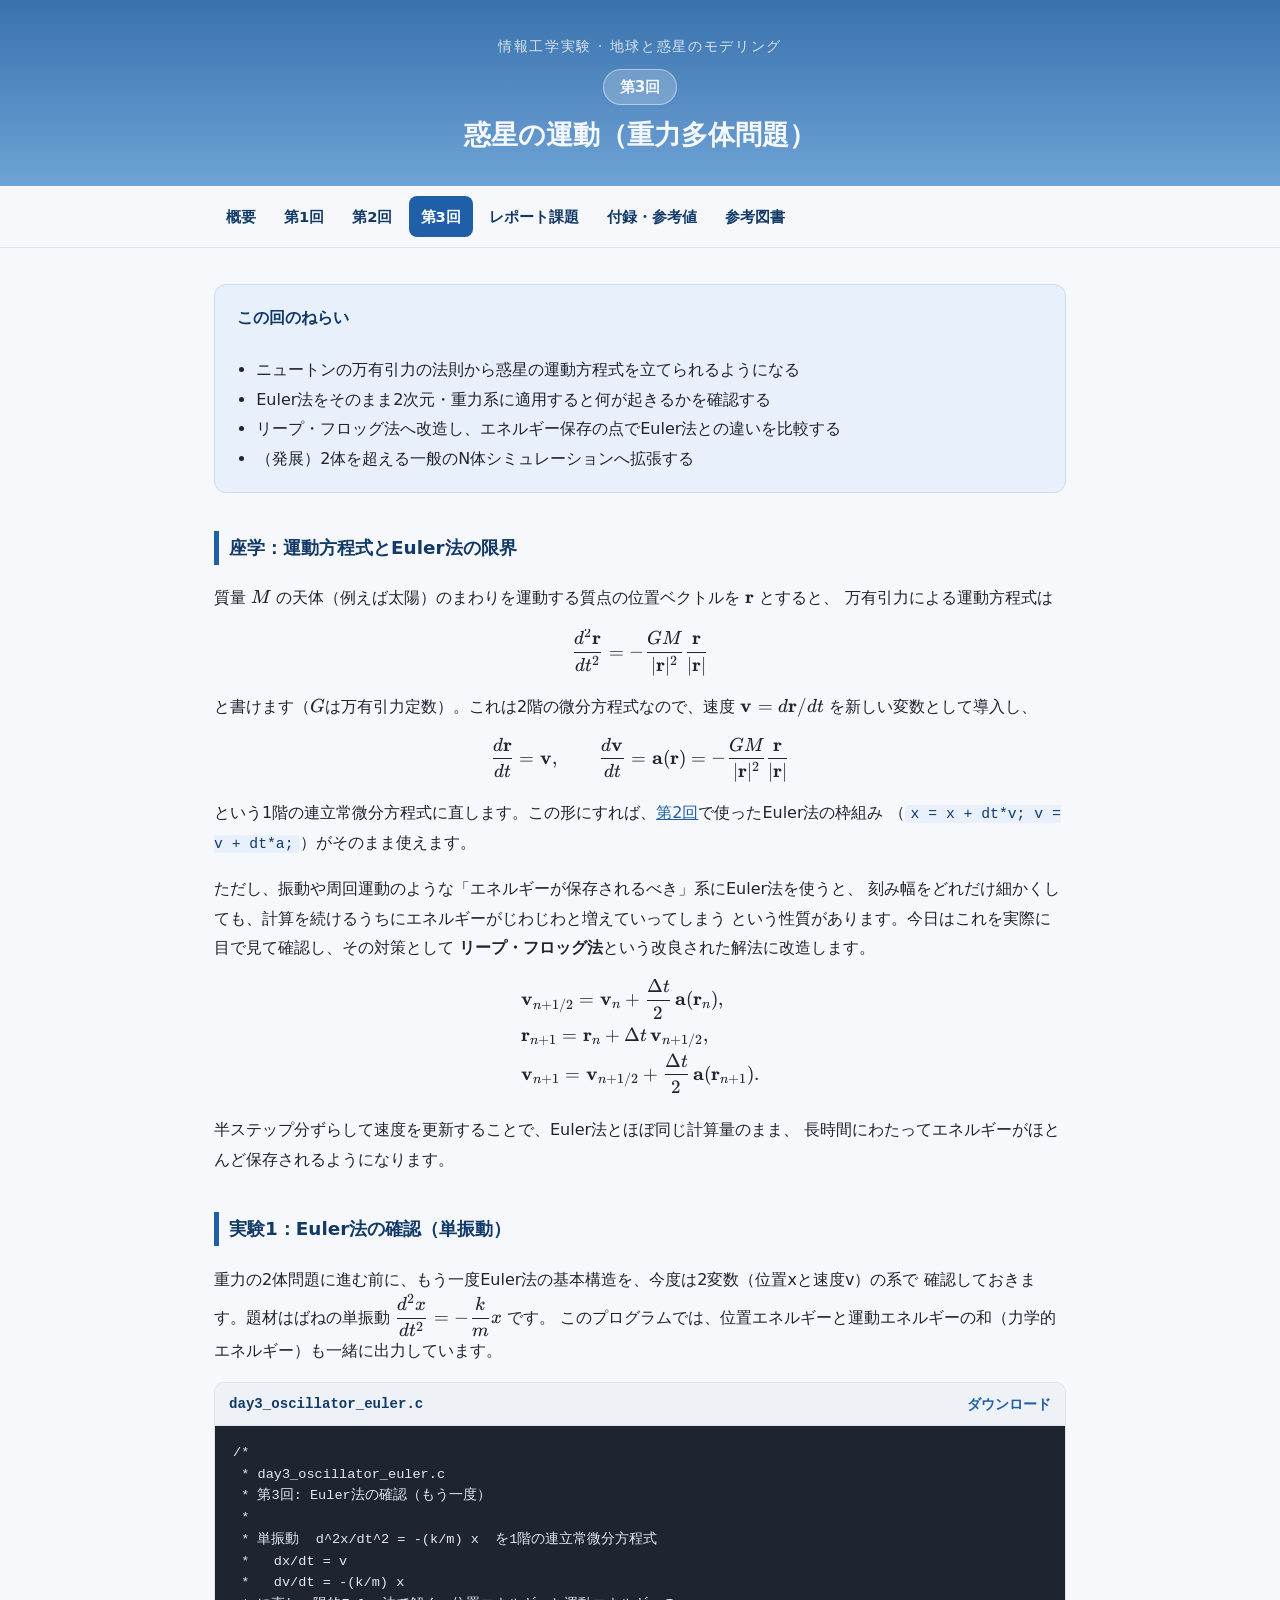
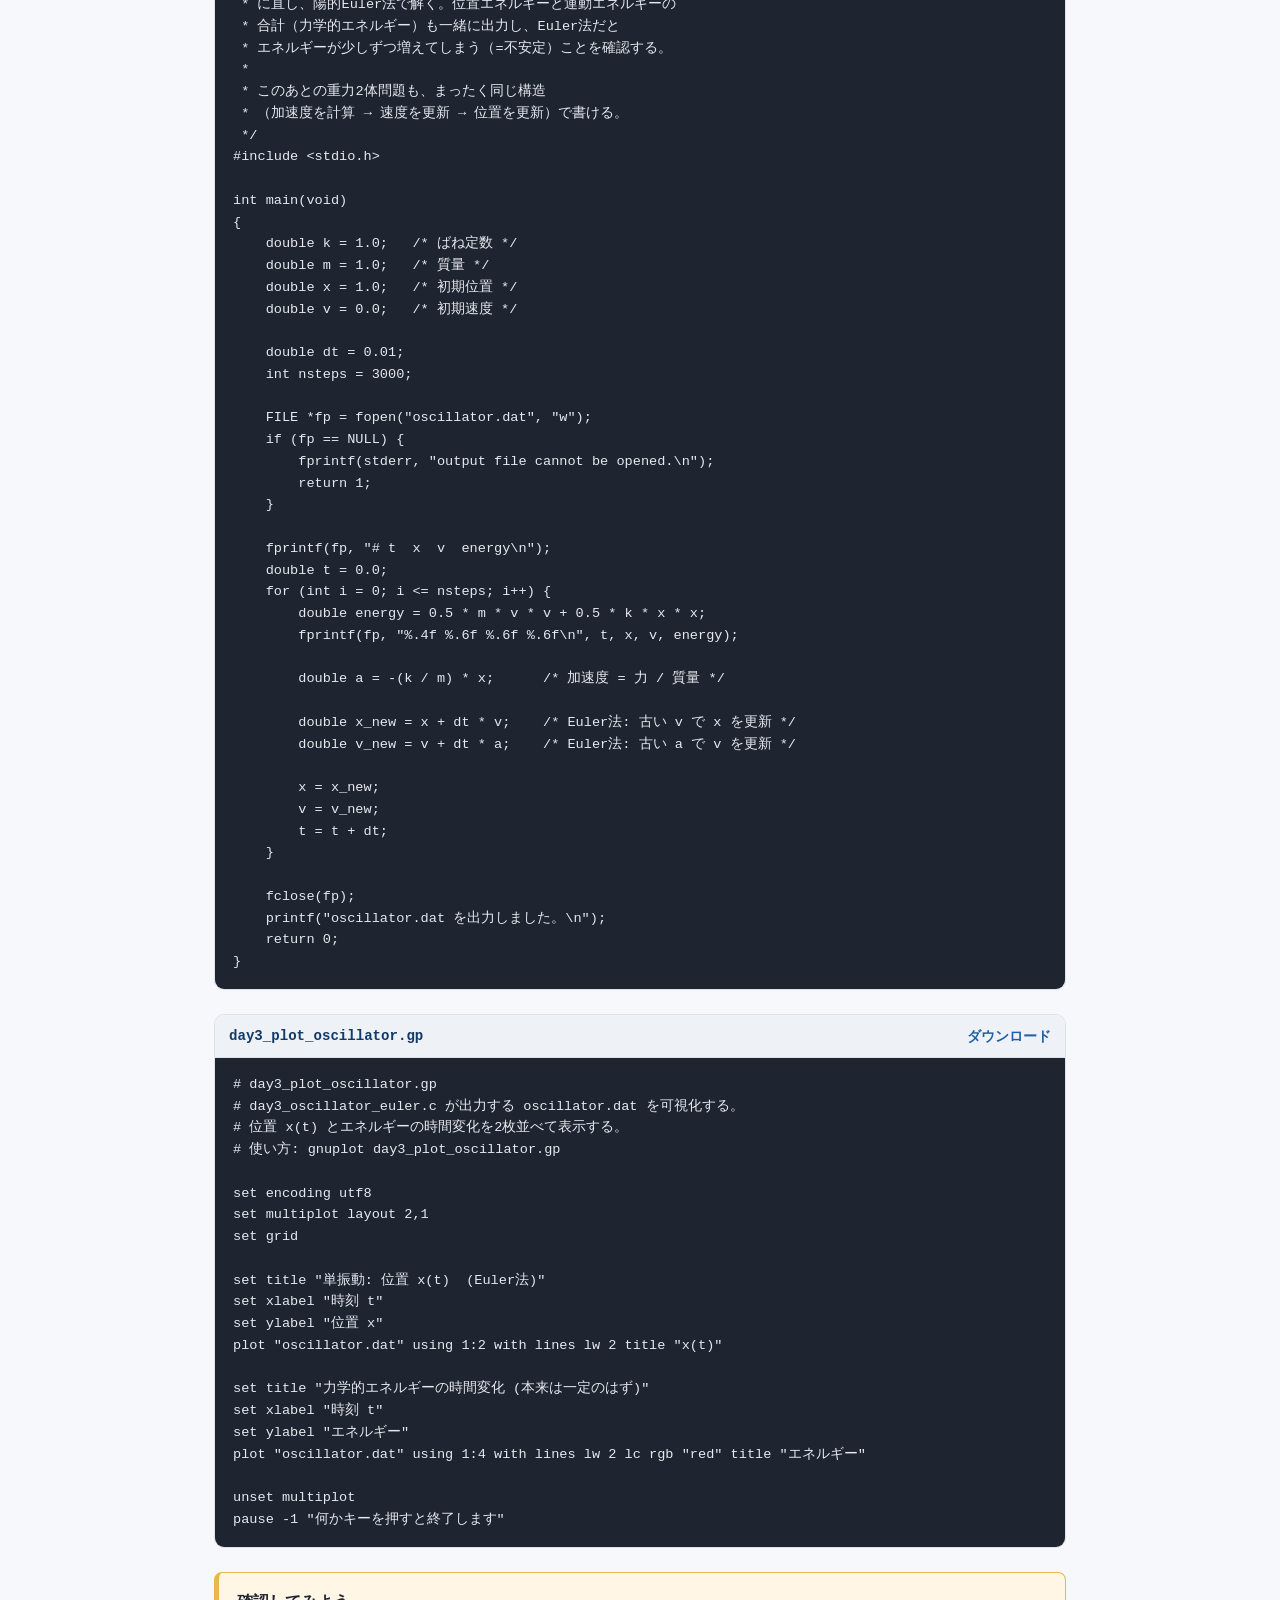
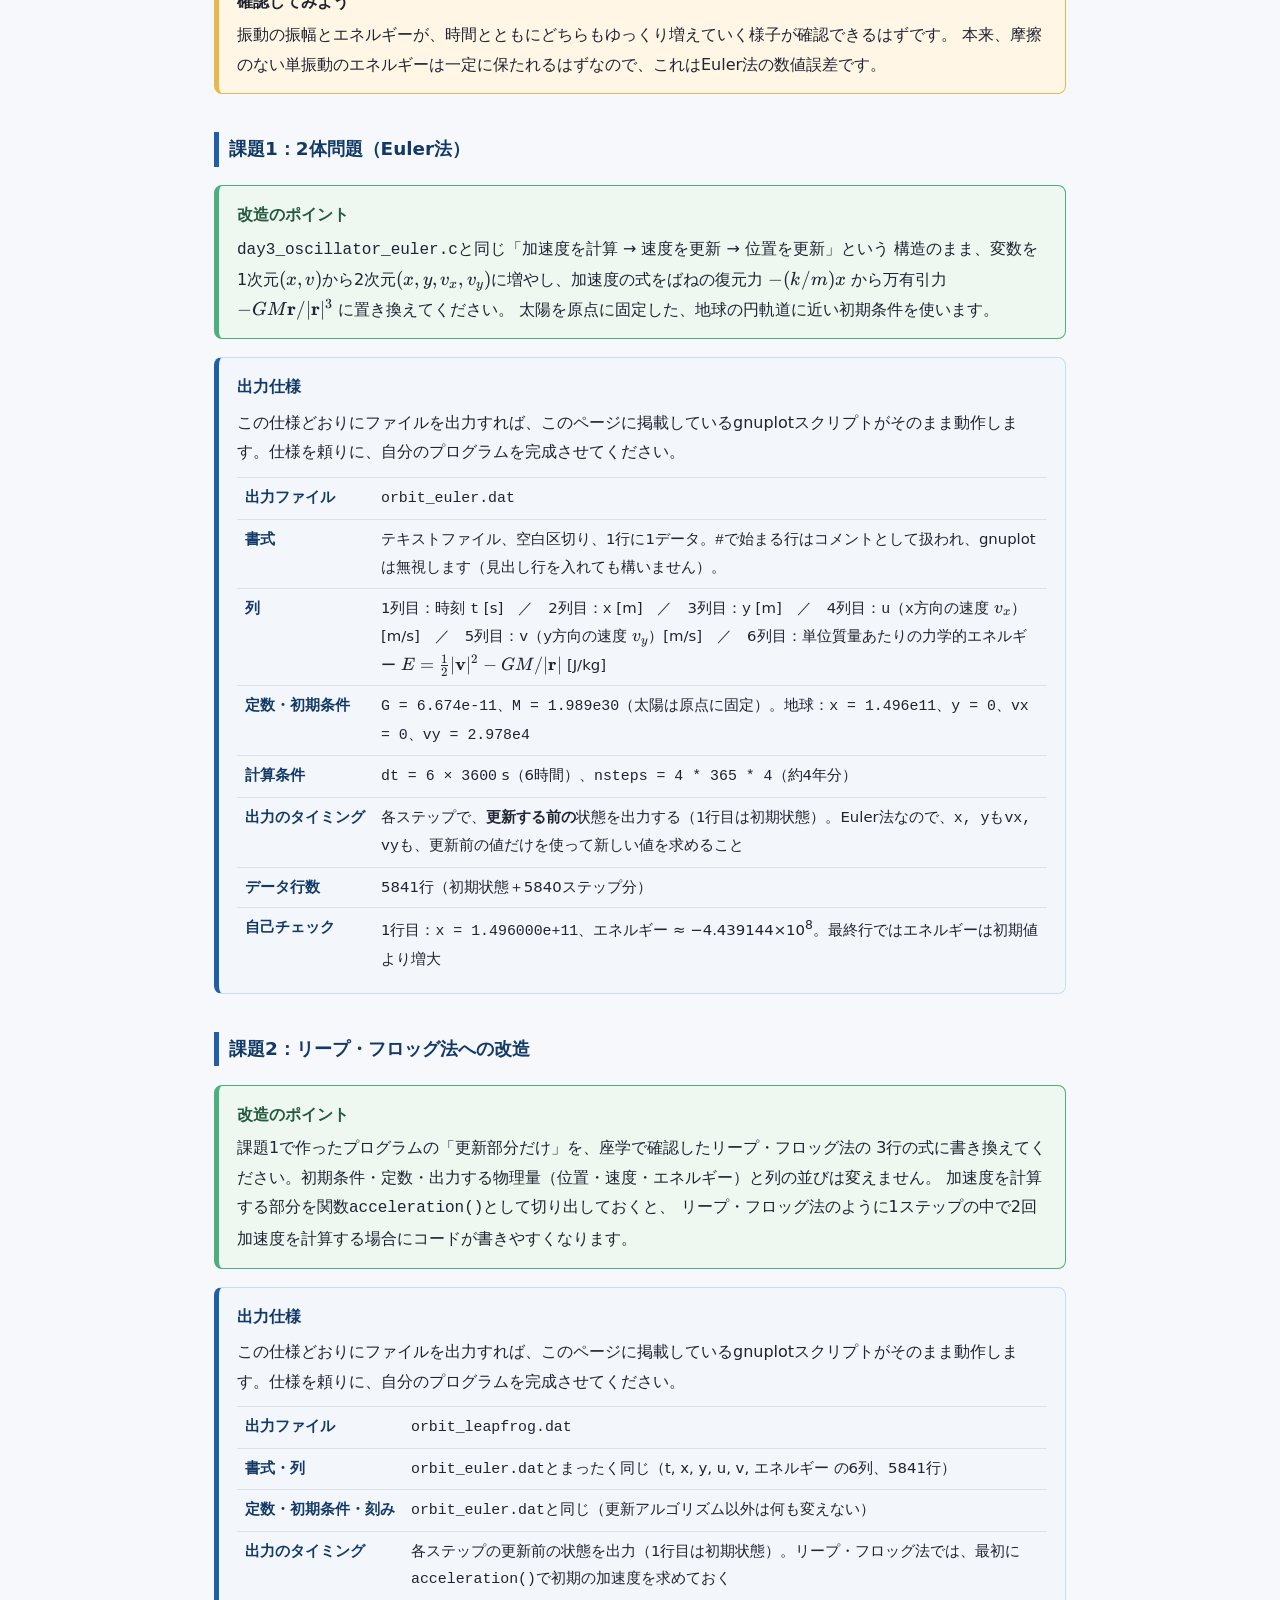
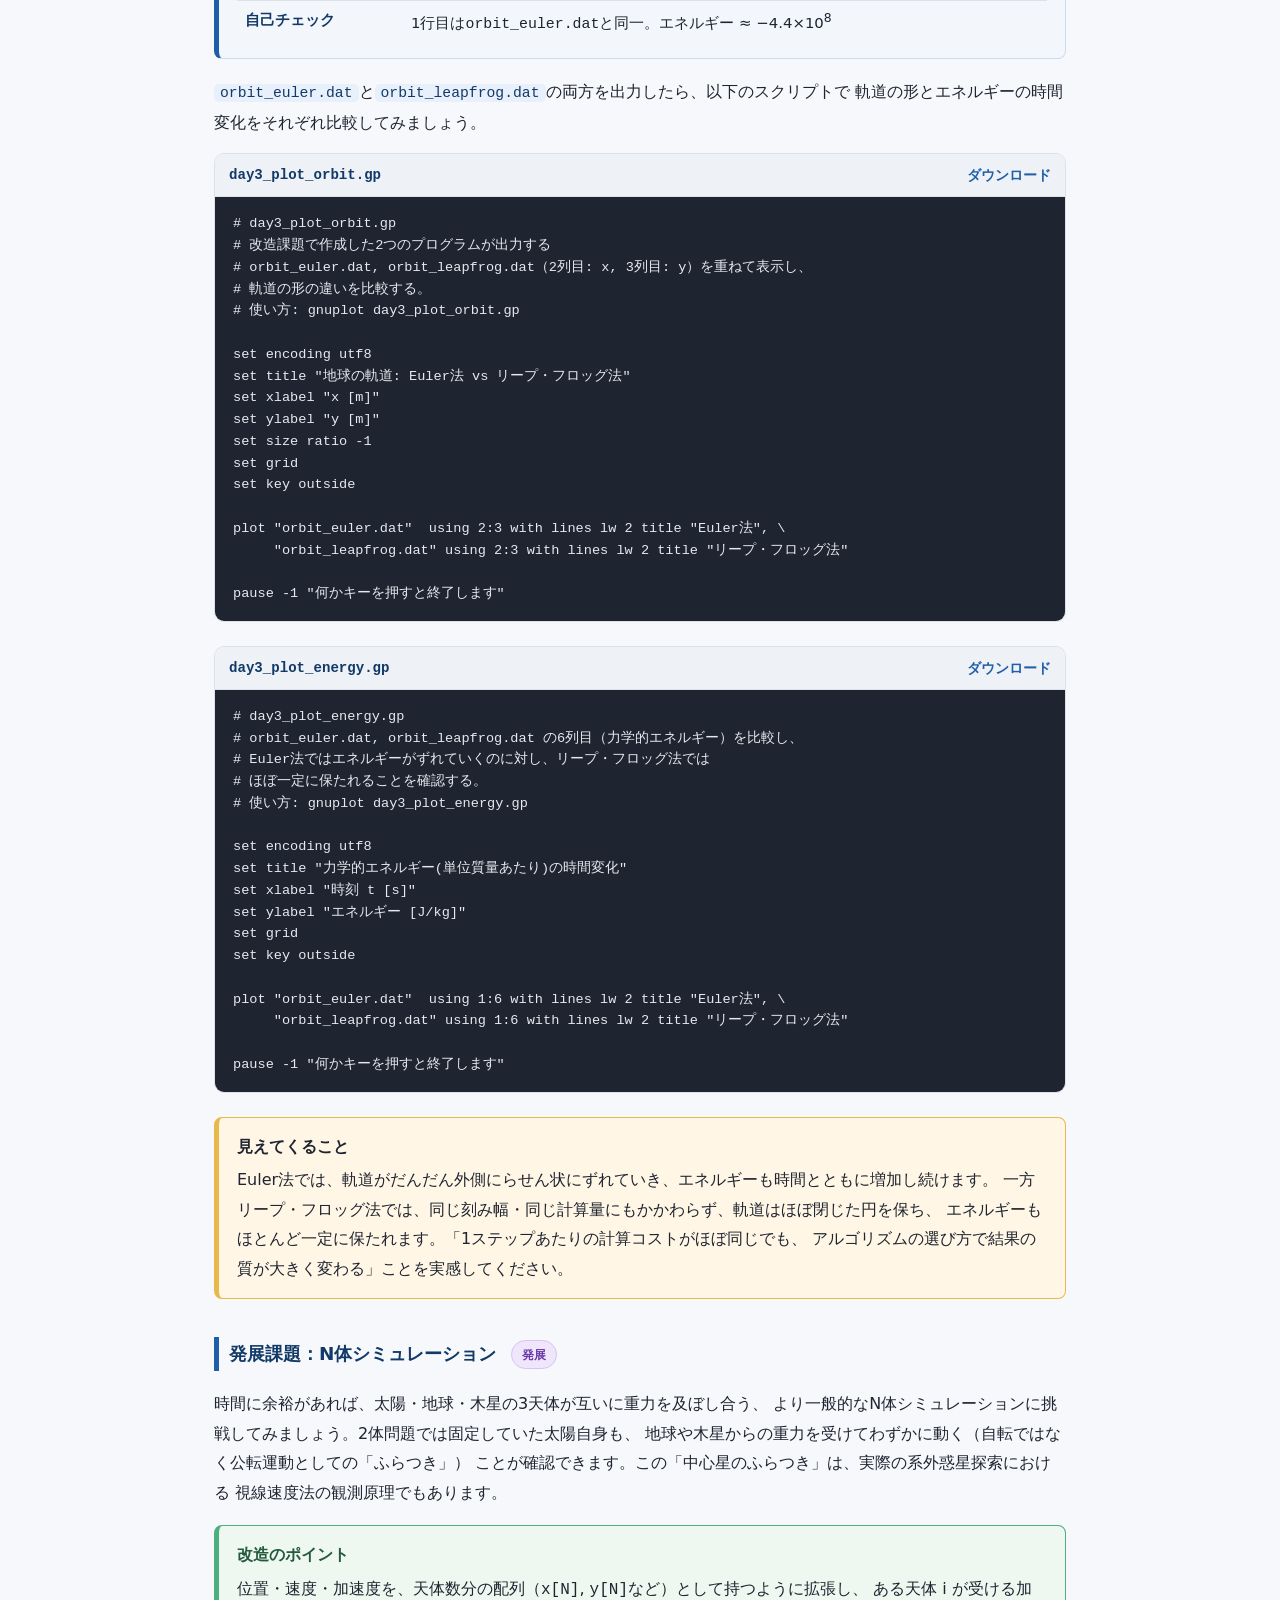
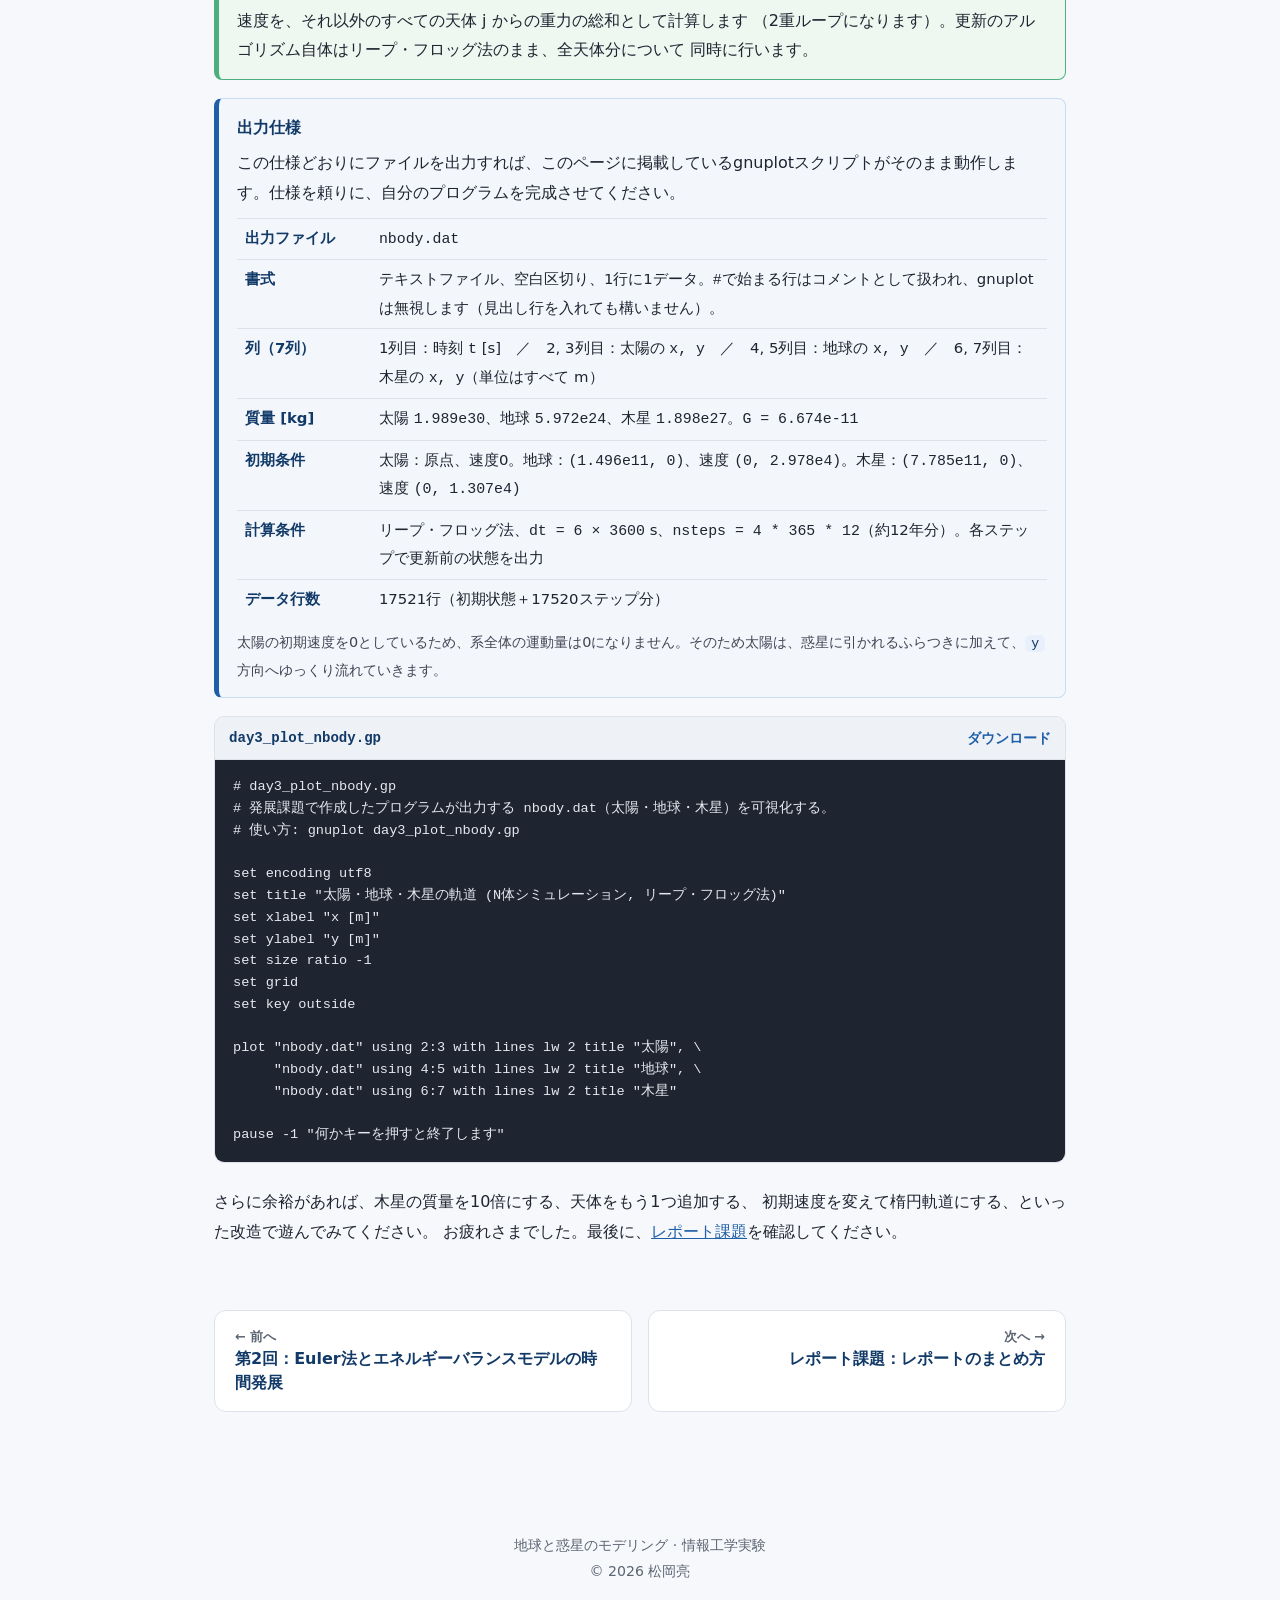
<file: day3.html>
<!doctype html>
<html lang="ja">
<head>
<meta charset="UTF-8">
<meta name="viewport" content="width=device-width, initial-scale=1.0">
<title>第3回 惑星の運動（重力多体問題） | 地球と惑星のモデリング</title>
<meta name="description" content="第3回: 2体問題をEuler法で解き、リープ・フロッグ法に改造してエネルギー保存を比較する。発展としてN体シミュレーション。">
<link rel="stylesheet" href="style.css">
<link rel="stylesheet" href="vendor/katex/katex.min.css">
</head>
<body>

<header class="hero hero-sm">
  <div class="kicker">情報工学実験 &middot; 地球と惑星のモデリング</div>
  <span class="day-badge">第3回</span>
  <h1>惑星の運動（重力多体問題）</h1>
</header>

<nav class="toc">
  <ul>
    <li><a href="index.html">概要</a></li>
    <li><a href="day1.html">第1回</a></li>
    <li><a href="day2.html">第2回</a></li>
    <li><a href="day3.html" aria-current="page">第3回</a></li>
    <li><a href="index.html#report">レポート課題</a></li>
    <li><a href="index.html#reference">付録・参考値</a></li>
    <li><a href="index.html#books">参考図書</a></li>
  </ul>
</nav>

<div class="wrap">

<section class="day-page">
  <div class="goal-box">
    <h4>この回のねらい</h4>
    <ul>
      <li>ニュートンの万有引力の法則から惑星の運動方程式を立てられるようになる</li>
      <li>Euler法をそのまま2次元・重力系に適用すると何が起きるかを確認する</li>
      <li>リープ・フロッグ法へ改造し、エネルギー保存の点でEuler法との違いを比較する</li>
      <li>（発展）2体を超える一般のN体シミュレーションへ拡張する</li>
    </ul>
  </div>

  <h3>座学：運動方程式とEuler法の限界</h3>
  <p>
    質量 $M$ の天体（例えば太陽）のまわりを運動する質点の位置ベクトルを $\mathbf{r}$ とすると、
    万有引力による運動方程式は
  </p>
  <p>
    $$\frac{d^2\mathbf{r}}{dt^2} = -\frac{GM}{|\mathbf{r}|^2}\frac{\mathbf{r}}{|\mathbf{r}|}$$
  </p>
  <p>
    と書けます（$G$は万有引力定数）。これは2階の微分方程式なので、速度 $\mathbf{v} = d\mathbf{r}/dt$ を新しい変数として導入し、
  </p>
  <p>
    $$\frac{d\mathbf{r}}{dt} = \mathbf{v}, \qquad \frac{d\mathbf{v}}{dt} = \mathbf{a}(\mathbf{r}) = -\frac{GM}{|\mathbf{r}|^2}\frac{\mathbf{r}}{|\mathbf{r}|}$$
  </p>
  <p>
    という1階の連立常微分方程式に直します。この形にすれば、<a href="day2.html">第2回</a>で使ったEuler法の枠組み
    （<code>x = x + dt*v; v = v + dt*a;</code>）がそのまま使えます。
  </p>
  <p>
    ただし、振動や周回運動のような「エネルギーが保存されるべき」系にEuler法を使うと、
    刻み幅をどれだけ細かくしても、計算を続けるうちにエネルギーがじわじわと増えていってしまう
    という性質があります。今日はこれを実際に目で見て確認し、その対策として
    <strong>リープ・フロッグ法</strong>という改良された解法に改造します。
  </p>
  <p>
    $$\begin{aligned}
    &\mathbf{v}_{n+1/2} = \mathbf{v}_n + \frac{\Delta t}{2}\,\mathbf{a}(\mathbf{r}_n), \\
    &\mathbf{r}_{n+1} = \mathbf{r}_n + \Delta t\,\mathbf{v}_{n+1/2}, \\
    &\mathbf{v}_{n+1} = \mathbf{v}_{n+1/2} + \frac{\Delta t}{2}\,\mathbf{a}(\mathbf{r}_{n+1}).
    \end{aligned}$$
  </p>
  <p>
    半ステップ分ずらして速度を更新することで、Euler法とほぼ同じ計算量のまま、
    長時間にわたってエネルギーがほとんど保存されるようになります。
  </p>

  <h3>実験1：Euler法の確認（単振動）</h3>
  <p>
    重力の2体問題に進む前に、もう一度Euler法の基本構造を、今度は2変数（位置xと速度v）の系で
    確認しておきます。題材はばねの単振動 $\dfrac{d^2x}{dt^2} = -\dfrac{k}{m}x$ です。
    このプログラムでは、位置エネルギーと運動エネルギーの和（力学的エネルギー）も一緒に出力しています。
  </p>

  <div class="code-file">
    <div class="code-file-header">
      <code>day3_oscillator_euler.c</code>
      <a href="code/day3_oscillator_euler.c" download>ダウンロード</a>
    </div>
    <pre><code>/*
 * day3_oscillator_euler.c
 * 第3回: Euler法の確認（もう一度）
 *
 * 単振動  d^2x/dt^2 = -(k/m) x  を1階の連立常微分方程式
 *   dx/dt = v
 *   dv/dt = -(k/m) x
 * に直し、陽的Euler法で解く。位置エネルギーと運動エネルギーの
 * 合計（力学的エネルギー）も一緒に出力し、Euler法だと
 * エネルギーが少しずつ増えてしまう（=不安定）ことを確認する。
 *
 * このあとの重力2体問題も、まったく同じ構造
 * （加速度を計算 → 速度を更新 → 位置を更新）で書ける。
 */
#include &lt;stdio.h&gt;

int main(void)
{
    double k = 1.0;   /* ばね定数 */
    double m = 1.0;   /* 質量 */
    double x = 1.0;   /* 初期位置 */
    double v = 0.0;   /* 初期速度 */

    double dt = 0.01;
    int nsteps = 3000;

    FILE *fp = fopen(&quot;oscillator.dat&quot;, &quot;w&quot;);
    if (fp == NULL) {
        fprintf(stderr, &quot;output file cannot be opened.\n&quot;);
        return 1;
    }

    fprintf(fp, &quot;# t  x  v  energy\n&quot;);
    double t = 0.0;
    for (int i = 0; i &lt;= nsteps; i++) {
        double energy = 0.5 * m * v * v + 0.5 * k * x * x;
        fprintf(fp, &quot;%.4f %.6f %.6f %.6f\n&quot;, t, x, v, energy);

        double a = -(k / m) * x;      /* 加速度 = 力 / 質量 */

        double x_new = x + dt * v;    /* Euler法: 古い v で x を更新 */
        double v_new = v + dt * a;    /* Euler法: 古い a で v を更新 */

        x = x_new;
        v = v_new;
        t = t + dt;
    }

    fclose(fp);
    printf(&quot;oscillator.dat を出力しました。\n&quot;);
    return 0;
}
</code></pre>
  </div>

  <div class="code-file">
    <div class="code-file-header">
      <code>day3_plot_oscillator.gp</code>
      <a href="code/day3_plot_oscillator.gp" download>ダウンロード</a>
    </div>
    <pre><code># day3_plot_oscillator.gp
# day3_oscillator_euler.c が出力する oscillator.dat を可視化する。
# 位置 x(t) とエネルギーの時間変化を2枚並べて表示する。
# 使い方: gnuplot day3_plot_oscillator.gp

set encoding utf8
set multiplot layout 2,1
set grid

set title &quot;単振動: 位置 x(t)  (Euler法)&quot;
set xlabel &quot;時刻 t&quot;
set ylabel &quot;位置 x&quot;
plot &quot;oscillator.dat&quot; using 1:2 with lines lw 2 title &quot;x(t)&quot;

set title &quot;力学的エネルギーの時間変化 (本来は一定のはず)&quot;
set xlabel &quot;時刻 t&quot;
set ylabel &quot;エネルギー&quot;
plot &quot;oscillator.dat&quot; using 1:4 with lines lw 2 lc rgb &quot;red&quot; title &quot;エネルギー&quot;

unset multiplot
pause -1 &quot;何かキーを押すと終了します&quot;
</code></pre>
  </div>

  <div class="point-box">
    <span class="label">確認してみよう</span>
    振動の振幅とエネルギーが、時間とともにどちらもゆっくり増えていく様子が確認できるはずです。
    本来、摩擦のない単振動のエネルギーは一定に保たれるはずなので、これはEuler法の数値誤差です。
  </div>

  <h3>課題1：2体問題（Euler法）</h3>
  <div class="task-box">
    <span class="label">改造のポイント</span>
    <code>day3_oscillator_euler.c</code>と同じ「加速度を計算 &rarr; 速度を更新 &rarr; 位置を更新」という
    構造のまま、変数を1次元$(x, v)$から2次元$(x, y, v_x, v_y)$に増やし、加速度の式をばねの復元力
    $-(k/m)x$ から万有引力 $-GM\mathbf{r}/|\mathbf{r}|^3$ に置き換えてください。
    太陽を原点に固定した、地球の円軌道に近い初期条件を使います。
  </div>

  <div class="spec-box">
    <span class="label">出力仕様</span>
    <p>この仕様どおりにファイルを出力すれば、このページに掲載しているgnuplotスクリプトがそのまま動作します。仕様を頼りに、自分のプログラムを完成させてください。</p>
    <table>
      <tbody>
        <tr><th>出力ファイル</th><td><code>orbit_euler.dat</code></td></tr>
        <tr><th>書式</th><td>テキストファイル、空白区切り、1行に1データ。<code>#</code>で始まる行はコメントとして扱われ、gnuplotは無視します（見出し行を入れても構いません）。</td></tr>
        <tr><th>列</th><td>1列目：時刻 <code>t</code> [s]　／　2列目：<code>x</code> [m]　／　3列目：<code>y</code> [m]　／　4列目：<code>u</code>（<code>x</code>方向の速度 $v_x$）[m/s]　／　5列目：<code>v</code>（<code>y</code>方向の速度 $v_y$）[m/s]　／　6列目：単位質量あたりの力学的エネルギー $E=\tfrac12|\mathbf{v}|^2-GM/|\mathbf{r}|$ [J/kg]</td></tr>
        <tr><th>定数・初期条件</th><td><code>G = 6.674e-11</code>、<code>M = 1.989e30</code>（太陽は原点に固定）。地球：<code>x = 1.496e11</code>、<code>y = 0</code>、<code>vx = 0</code>、<code>vy = 2.978e4</code></td></tr>
        <tr><th>計算条件</th><td><code>dt = 6 &times; 3600</code> s（6時間）、<code>nsteps = 4 * 365 * 4</code>（約4年分）</td></tr>
        <tr><th>出力のタイミング</th><td>各ステップで、<strong>更新する前の</strong>状態を出力する（1行目は初期状態）。Euler法なので、<code>x, y</code>も<code>vx, vy</code>も、更新前の値だけを使って新しい値を求めること</td></tr>
        <tr><th>データ行数</th><td>5841行（初期状態＋5840ステップ分）</td></tr>
        <tr><th>自己チェック</th><td>1行目：<code>x = 1.496000e+11</code>、エネルギー &asymp; &minus;4.439144&times;10<sup>8</sup>。最終行ではエネルギーは初期値より増大</td></tr>
      </tbody>
    </table>
  </div>

  <h3>課題2：リープ・フロッグ法への改造</h3>
  <div class="task-box">
    <span class="label">改造のポイント</span>
    課題1で作ったプログラムの「更新部分だけ」を、座学で確認したリープ・フロッグ法の
    3行の式に書き換えてください。初期条件・定数・出力する物理量（位置・速度・エネルギー）と列の並びは変えません。
    加速度を計算する部分を関数<code>acceleration()</code>として切り出しておくと、
    リープ・フロッグ法のように1ステップの中で2回加速度を計算する場合にコードが書きやすくなります。
  </div>

  <div class="spec-box">
    <span class="label">出力仕様</span>
    <p>この仕様どおりにファイルを出力すれば、このページに掲載しているgnuplotスクリプトがそのまま動作します。仕様を頼りに、自分のプログラムを完成させてください。</p>
    <table>
      <tbody>
        <tr><th>出力ファイル</th><td><code>orbit_leapfrog.dat</code></td></tr>
        <tr><th>書式・列</th><td><code>orbit_euler.dat</code>とまったく同じ（t, x, y, u, v, エネルギー の6列、5841行）</td></tr>
        <tr><th>定数・初期条件・刻み</th><td><code>orbit_euler.dat</code>と同じ（更新アルゴリズム以外は何も変えない）</td></tr>
        <tr><th>出力のタイミング</th><td>各ステップの更新前の状態を出力（1行目は初期状態）。リープ・フロッグ法では、最初に<code>acceleration()</code>で初期の加速度を求めておく</td></tr>
        <tr><th>自己チェック</th><td>1行目は<code>orbit_euler.dat</code>と同一。エネルギー &asymp; &minus;4.4&times;10<sup>8</sup></td></tr>
      </tbody>
    </table>
  </div>

  <p>
    <code>orbit_euler.dat</code>と<code>orbit_leapfrog.dat</code>の両方を出力したら、以下のスクリプトで
    軌道の形とエネルギーの時間変化をそれぞれ比較してみましょう。
  </p>

  <div class="code-file">
    <div class="code-file-header">
      <code>day3_plot_orbit.gp</code>
      <a href="code/day3_plot_orbit.gp" download>ダウンロード</a>
    </div>
    <pre><code># day3_plot_orbit.gp
# 改造課題で作成した2つのプログラムが出力する
# orbit_euler.dat, orbit_leapfrog.dat（2列目: x, 3列目: y）を重ねて表示し、
# 軌道の形の違いを比較する。
# 使い方: gnuplot day3_plot_orbit.gp

set encoding utf8
set title &quot;地球の軌道: Euler法 vs リープ・フロッグ法&quot;
set xlabel &quot;x [m]&quot;
set ylabel &quot;y [m]&quot;
set size ratio -1
set grid
set key outside

plot &quot;orbit_euler.dat&quot;  using 2:3 with lines lw 2 title &quot;Euler法&quot;, \
     &quot;orbit_leapfrog.dat&quot; using 2:3 with lines lw 2 title &quot;リープ・フロッグ法&quot;

pause -1 &quot;何かキーを押すと終了します&quot;
</code></pre>
  </div>

  <div class="code-file">
    <div class="code-file-header">
      <code>day3_plot_energy.gp</code>
      <a href="code/day3_plot_energy.gp" download>ダウンロード</a>
    </div>
    <pre><code># day3_plot_energy.gp
# orbit_euler.dat, orbit_leapfrog.dat の6列目（力学的エネルギー）を比較し、
# Euler法ではエネルギーがずれていくのに対し、リープ・フロッグ法では
# ほぼ一定に保たれることを確認する。
# 使い方: gnuplot day3_plot_energy.gp

set encoding utf8
set title &quot;力学的エネルギー(単位質量あたり)の時間変化&quot;
set xlabel &quot;時刻 t [s]&quot;
set ylabel &quot;エネルギー [J/kg]&quot;
set grid
set key outside

plot &quot;orbit_euler.dat&quot;  using 1:6 with lines lw 2 title &quot;Euler法&quot;, \
     &quot;orbit_leapfrog.dat&quot; using 1:6 with lines lw 2 title &quot;リープ・フロッグ法&quot;

pause -1 &quot;何かキーを押すと終了します&quot;
</code></pre>
  </div>

  <div class="point-box">
    <span class="label">見えてくること</span>
    Euler法では、軌道がだんだん外側にらせん状にずれていき、エネルギーも時間とともに増加し続けます。
    一方リープ・フロッグ法では、同じ刻み幅・同じ計算量にもかかわらず、軌道はほぼ閉じた円を保ち、
    エネルギーもほとんど一定に保たれます。「1ステップあたりの計算コストがほぼ同じでも、
    アルゴリズムの選び方で結果の質が大きく変わる」ことを実感してください。
  </div>

  <h3>発展課題：N体シミュレーション <span class="opt-tag">発展</span></h3>
  <p>
    時間に余裕があれば、太陽・地球・木星の3天体が互いに重力を及ぼし合う、
    より一般的なN体シミュレーションに挑戦してみましょう。2体問題では固定していた太陽自身も、
    地球や木星からの重力を受けてわずかに動く（自転ではなく公転運動としての「ふらつき」）
    ことが確認できます。この「中心星のふらつき」は、実際の系外惑星探索における
    視線速度法の観測原理でもあります。
  </p>
  <div class="task-box">
    <span class="label">改造のポイント</span>
    位置・速度・加速度を、天体数分の配列（<code>x[N]</code>, <code>y[N]</code>など）として持つように拡張し、
    ある天体 i が受ける加速度を、それ以外のすべての天体 j からの重力の総和として計算します
    （2重ループになります）。更新のアルゴリズム自体はリープ・フロッグ法のまま、全天体分について
    同時に行います。
  </div>

  <div class="spec-box">
    <span class="label">出力仕様</span>
    <p>この仕様どおりにファイルを出力すれば、このページに掲載しているgnuplotスクリプトがそのまま動作します。仕様を頼りに、自分のプログラムを完成させてください。</p>
    <table>
      <tbody>
        <tr><th>出力ファイル</th><td><code>nbody.dat</code></td></tr>
        <tr><th>書式</th><td>テキストファイル、空白区切り、1行に1データ。<code>#</code>で始まる行はコメントとして扱われ、gnuplotは無視します（見出し行を入れても構いません）。</td></tr>
        <tr><th>列（7列）</th><td>1列目：時刻 <code>t</code> [s]　／　2, 3列目：太陽の <code>x, y</code>　／　4, 5列目：地球の <code>x, y</code>　／　6, 7列目：木星の <code>x, y</code>（単位はすべて m）</td></tr>
        <tr><th>質量 [kg]</th><td>太陽 <code>1.989e30</code>、地球 <code>5.972e24</code>、木星 <code>1.898e27</code>。<code>G = 6.674e-11</code></td></tr>
        <tr><th>初期条件</th><td>太陽：原点、速度0。地球：<code>(1.496e11, 0)</code>、速度 <code>(0, 2.978e4)</code>。木星：<code>(7.785e11, 0)</code>、速度 <code>(0, 1.307e4)</code></td></tr>
        <tr><th>計算条件</th><td>リープ・フロッグ法、<code>dt = 6 &times; 3600</code> s、<code>nsteps = 4 * 365 * 12</code>（約12年分）。各ステップで更新前の状態を出力</td></tr>
        <tr><th>データ行数</th><td>17521行（初期状態＋17520ステップ分）</td></tr>
      </tbody>
    </table>
    <p class="spec-note">太陽の初期速度を0としているため、系全体の運動量は0になりません。そのため太陽は、惑星に引かれるふらつきに加えて、<code>y</code>方向へゆっくり流れていきます。</p>
  </div>

  <div class="code-file">
    <div class="code-file-header">
      <code>day3_plot_nbody.gp</code>
      <a href="code/day3_plot_nbody.gp" download>ダウンロード</a>
    </div>
    <pre><code># day3_plot_nbody.gp
# 発展課題で作成したプログラムが出力する nbody.dat（太陽・地球・木星）を可視化する。
# 使い方: gnuplot day3_plot_nbody.gp

set encoding utf8
set title &quot;太陽・地球・木星の軌道 (N体シミュレーション, リープ・フロッグ法)&quot;
set xlabel &quot;x [m]&quot;
set ylabel &quot;y [m]&quot;
set size ratio -1
set grid
set key outside

plot &quot;nbody.dat&quot; using 2:3 with lines lw 2 title &quot;太陽&quot;, \
     &quot;nbody.dat&quot; using 4:5 with lines lw 2 title &quot;地球&quot;, \
     &quot;nbody.dat&quot; using 6:7 with lines lw 2 title &quot;木星&quot;

pause -1 &quot;何かキーを押すと終了します&quot;
</code></pre>
  </div>

  <p>
    さらに余裕があれば、木星の質量を10倍にする、天体をもう1つ追加する、
    初期速度を変えて楕円軌道にする、といった改造で遊んでみてください。
    お疲れさまでした。最後に、<a href="index.html#report">レポート課題</a>を確認してください。
  </p>
</section>
<div class="pager">
  <a class="prev" href="day2.html"><span class="pager-label">&larr; 前へ</span>第2回：Euler法とエネルギーバランスモデルの時間発展</a>
  <a class="next" href="index.html#report"><span class="pager-label">次へ &rarr;</span>レポート課題：レポートのまとめ方</a>
</div>
</div>

<footer>
  地球と惑星のモデリング &middot; 情報工学実験<br>
  &copy; 2026 松岡亮
</footer>

<script src="vendor/katex/katex.min.js"></script>
<script src="vendor/katex/auto-render.min.js"></script>
<script>
  document.addEventListener("DOMContentLoaded", function () {
    renderMathInElement(document.body, {
      delimiters: [
        { left: "$$", right: "$$", display: true },
        { left: "$", right: "$", display: false }
      ],
      throwOnError: false
    });
  });
</script>

</body>
</html>
</file>
<file: style.css>
:root {
  --bg: #f7f8fb;
  --bg-card: #ffffff;
  --text: #1e2430;
  --text-muted: #5b6472;
  --accent: #1f5fa8;
  --accent-dark: #123a68;
  --accent-soft: #e8f0fb;
  --border: #dde2ea;
  --code-bg: #1e2430;
  --code-text: #e6e9ef;
  --warn-bg: #fff6e5;
  --warn-border: #e8b84b;
  --task-bg: #eef7f0;
  --task-border: #4caf7d;
  --max-width: 900px;
}

* { box-sizing: border-box; }

html { scroll-behavior: smooth; }

body {
  margin: 0;
  background: var(--bg);
  color: var(--text);
  font-family: "Hiragino Sans", "Yu Gothic", "Noto Sans JP", "Segoe UI", system-ui, sans-serif;
  line-height: 1.85;
  font-size: 16px;
}

.wrap {
  max-width: var(--max-width);
  margin: 0 auto;
  padding: 0 24px 80px;
}

/* ---------- ヘッダー ---------- */
header.hero {
  padding: 56px 24px 40px;
  text-align: center;
  background: linear-gradient(180deg, #3a72ad 0%, #6ea3d6 100%);
  color: #f4f7fc;
}

header.hero .kicker {
  letter-spacing: .12em;
  font-size: .85rem;
  text-transform: uppercase;
  opacity: .85;
  margin-bottom: 10px;
}

header.hero h1 {
  margin: 0 0 14px;
  font-size: 2.1rem;
  line-height: 1.5;
}

header.hero p.lead {
  max-width: 640px;
  margin: 0 auto;
  opacity: .95;
  font-size: 1rem;
}

.meta-badges {
  display: flex;
  flex-wrap: wrap;
  gap: 10px;
  justify-content: center;
  margin-top: 22px;
}

.meta-badges span {
  background: rgba(255,255,255,.14);
  border: 1px solid rgba(255,255,255,.35);
  border-radius: 999px;
  padding: 6px 14px;
  font-size: .85rem;
}

/* 各回ページ用のコンパクトなヘッダー */
header.hero.hero-sm { padding: 34px 24px 30px; }
header.hero.hero-sm h1 { font-size: 1.7rem; margin: 10px 0 0; }
header.hero.hero-sm .day-badge {
  display: inline-block;
  background: rgba(255,255,255,.2);
  border: 1px solid rgba(255,255,255,.45);
  border-radius: 999px;
  padding: 3px 16px;
  font-size: .95rem;
  font-weight: 700;
}

/* ---------- ナビ ---------- */
nav.toc {
  position: sticky;
  top: 0;
  z-index: 10;
  background: rgba(247,248,251,.94);
  backdrop-filter: blur(6px);
  border-bottom: 1px solid var(--border);
}

nav.toc ul {
  list-style: none;
  display: flex;
  flex-wrap: wrap;
  gap: 4px;
  max-width: var(--max-width);
  margin: 0 auto;
  padding: 10px 24px;
}

nav.toc a {
  display: inline-block;
  padding: 7px 12px;
  border-radius: 8px;
  color: var(--accent-dark);
  text-decoration: none;
  font-size: .92rem;
  font-weight: 600;
}

nav.toc a:hover { background: var(--accent-soft); }
nav.toc a[aria-current="page"] {
  background: var(--accent);
  color: #fff;
}

/* ---------- 見出し ---------- */
section.overview h2, section.reference h2 {
  margin-top: 56px;
  border-bottom: 3px solid var(--accent);
  padding-bottom: 12px;
  font-size: 1.4rem;
}

h3 {
  margin-top: 38px;
  font-size: 1.15rem;
  color: var(--accent-dark);
  border-left: 5px solid var(--accent);
  padding-left: 10px;
}

section.day-page > .goal-box:first-child { margin-top: 36px; }

h4 {
  margin-top: 26px;
  font-size: 1.02rem;
  color: var(--text);
}

p { color: var(--text); }

/* ---------- カード / ボックス ---------- */
.card {
  background: var(--bg-card);
  border: 1px solid var(--border);
  border-radius: 12px;
  padding: 22px 24px;
  margin: 18px 0;
  box-shadow: 0 1px 3px rgba(20,30,60,.04);
}

.goal-box {
  background: var(--accent-soft);
  border: 1px solid #c9dcf3;
  border-radius: 12px;
  padding: 18px 22px;
  margin: 20px 0;
}
.goal-box h4 { margin-top: 0; color: var(--accent-dark); }
.goal-box ul { margin: 6px 0 0; padding-left: 1.2em; }

.point-box {
  background: var(--warn-bg);
  border: 1px solid var(--warn-border);
  border-left: 5px solid var(--warn-border);
  border-radius: 8px;
  padding: 14px 18px;
  margin: 18px 0;
}
.point-box .label { font-weight: 700; margin-bottom: 4px; display: block; }

.task-box {
  background: var(--task-bg);
  border: 1px solid var(--task-border);
  border-left: 5px solid var(--task-border);
  border-radius: 8px;
  padding: 14px 18px;
  margin: 18px 0;
}
.task-box .label { font-weight: 700; margin-bottom: 4px; display: block; color: #245a3d; }

/* ---------- 各回へのカード(トップページ) ---------- */
.day-cards {
  display: grid;
  grid-template-columns: repeat(auto-fit, minmax(250px, 1fr));
  gap: 16px;
  margin: 20px 0;
}

.day-card {
  display: block;
  background: var(--bg-card);
  border: 1px solid var(--border);
  border-top: 5px solid var(--accent);
  border-radius: 12px;
  padding: 18px 20px 16px;
  text-decoration: none;
  color: var(--text);
  box-shadow: 0 1px 3px rgba(20,30,60,.05);
  transition: transform .12s ease, box-shadow .12s ease;
}
.day-card:hover { transform: translateY(-2px); box-shadow: 0 6px 16px rgba(20,30,60,.10); }
.day-card .day-card-num { font-size: .85rem; font-weight: 700; color: var(--accent); letter-spacing: .06em; }
.day-card .day-card-title { display: block; font-size: 1.08rem; font-weight: 700; color: var(--accent-dark); line-height: 1.5; margin: 4px 0 8px; }
.day-card .day-card-desc { display: block; font-size: .9rem; color: var(--text-muted); line-height: 1.7; }
.day-card .day-card-go { display: block; margin-top: 12px; font-size: .9rem; font-weight: 700; color: var(--accent); }

/* ---------- 前へ / 次へ ---------- */
.pager {
  display: flex;
  gap: 16px;
  margin: 64px 0 0;
}
.pager a {
  flex: 1;
  display: block;
  padding: 16px 20px;
  background: var(--bg-card);
  border: 1px solid var(--border);
  border-radius: 12px;
  text-decoration: none;
  color: var(--accent-dark);
  font-weight: 700;
  line-height: 1.5;
}
.pager a:hover { background: var(--accent-soft); }
.pager a.next { text-align: right; }
.pager a .pager-label { display: block; font-size: .8rem; font-weight: 600; color: var(--text-muted); }
.pager .pager-spacer { flex: 1; }

/* ---------- コード ---------- */
.code-file {
  margin: 16px 0 24px;
  border: 1px solid var(--border);
  border-radius: 10px;
  overflow: hidden;
}

.code-file .code-file-header {
  background: #eef1f6;
  border-bottom: 1px solid var(--border);
  padding: 8px 14px;
  display: flex;
  justify-content: space-between;
  align-items: center;
  font-size: .88rem;
}

.code-file .code-file-header code {
  font-weight: 700;
  color: var(--accent-dark);
  background: none;
  padding: 0;
}

.code-file .code-file-header a {
  color: var(--accent);
  text-decoration: none;
  font-weight: 600;
  white-space: nowrap;
}
.code-file .code-file-header a:hover { text-decoration: underline; }

pre {
  margin: 0;
  padding: 16px 18px;
  overflow-x: auto;
  background: var(--code-bg);
  color: var(--code-text);
  font-size: .85rem;
  line-height: 1.6;
}

code {
  font-family: "SFMono-Regular", Menlo, Consolas, "Courier New", monospace;
}

p code, li code {
  background: var(--accent-soft);
  color: var(--accent-dark);
  padding: 1px 6px;
  border-radius: 5px;
  font-size: .92em;
}

/* ---------- 数式 ---------- */
.katex-display { margin: 1.1em 0; overflow-x: auto; overflow-y: hidden; }

/* ---------- テーブル ---------- */
table.schedule {
  width: 100%;
  border-collapse: collapse;
  margin: 22px 0;
  font-size: .95rem;
}
table.schedule th, table.schedule td {
  border: 1px solid var(--border);
  padding: 10px 12px;
  text-align: left;
  vertical-align: top;
}
table.schedule th {
  background: var(--accent-soft);
  color: var(--accent-dark);
}
table.schedule td a { font-weight: 700; white-space: nowrap; }

/* ---------- フッター ---------- */
footer {
  text-align: center;
  padding: 40px 24px 60px;
  color: var(--text-muted);
  font-size: .88rem;
}

a { color: var(--accent); }

.opt-tag {
  display: inline-block;
  font-size: .78rem;
  font-weight: 700;
  background: #f0e6fb;
  color: #6a3aa8;
  border: 1px solid #d9c3f2;
  border-radius: 999px;
  padding: 2px 10px;
  margin-left: 8px;
  vertical-align: middle;
}

@media (max-width: 640px) {
  header.hero h1 { font-size: 1.5rem; }
  header.hero.hero-sm h1 { font-size: 1.3rem; }
  .wrap { padding: 0 14px 60px; }
  .pager { flex-direction: column; }
  .pager a.next { text-align: left; }
}

/* 出力仕様ボックス（改造課題で、プログラムが満たすべき出力形式を示す） */
.spec-box { background:#f3f6fb; border:1px solid #c9dcf3; border-left:5px solid var(--accent); border-radius:8px; padding:14px 18px; margin:18px 0; }
.spec-box .label { font-weight:700; color:var(--accent-dark); display:block; margin-bottom:6px; }
.spec-box p { margin:0 0 10px; }
.spec-box table { width:100%; border-collapse:collapse; font-size:.93rem; }
.spec-box th, .spec-box td { border-top:1px solid var(--border); padding:6px 8px; text-align:left; vertical-align:top; }
.spec-box th { width:9em; white-space:nowrap; color:var(--accent-dark); }
.spec-box .spec-note { margin:10px 0 0; font-size:.9rem; color:#445; }
@media (max-width:640px) { .spec-box th { white-space:normal; width:6em; } }

/* 図（インラインSVG＋キャプション） */
.fig { margin:18px 0; padding:12px 14px; background:#fff; border:1px solid var(--border); border-radius:8px; }
.fig figcaption { margin-top:8px; font-size:.92rem; color:var(--text-muted); line-height:1.7; }
</file>
